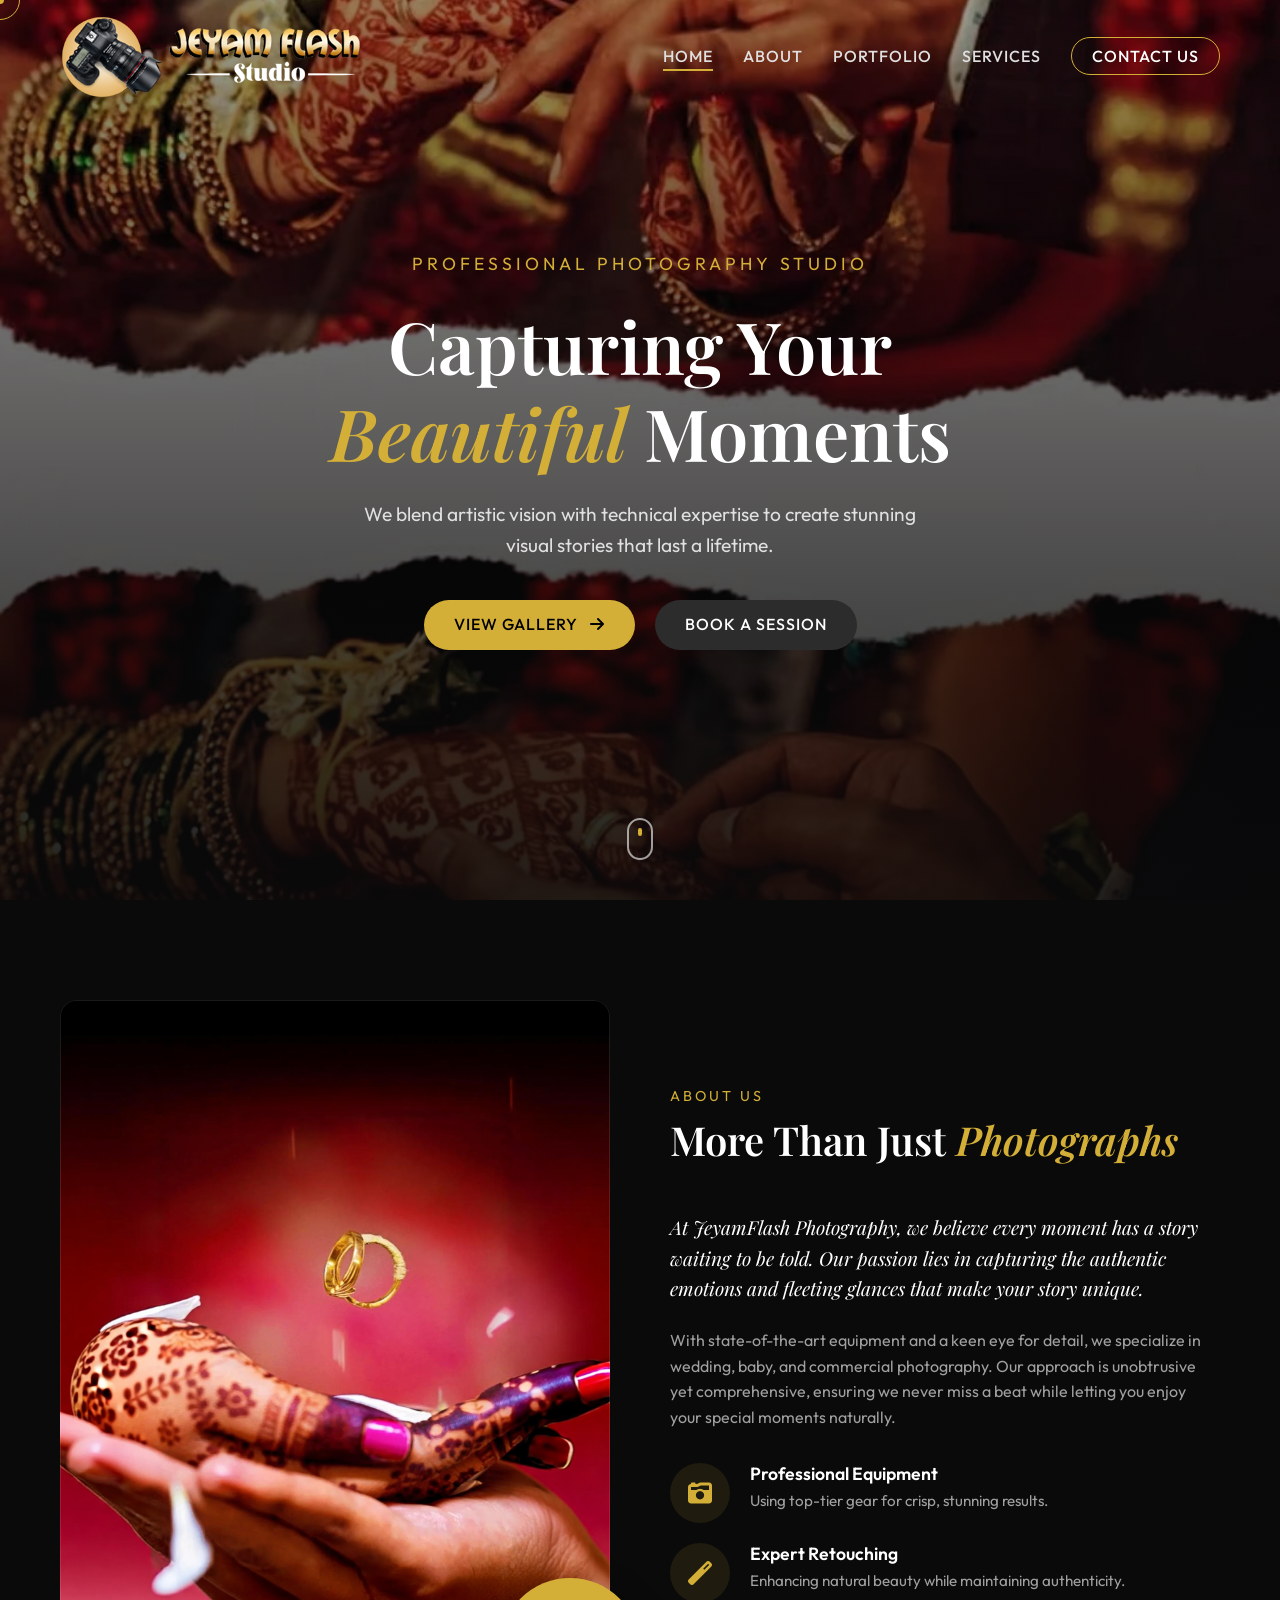
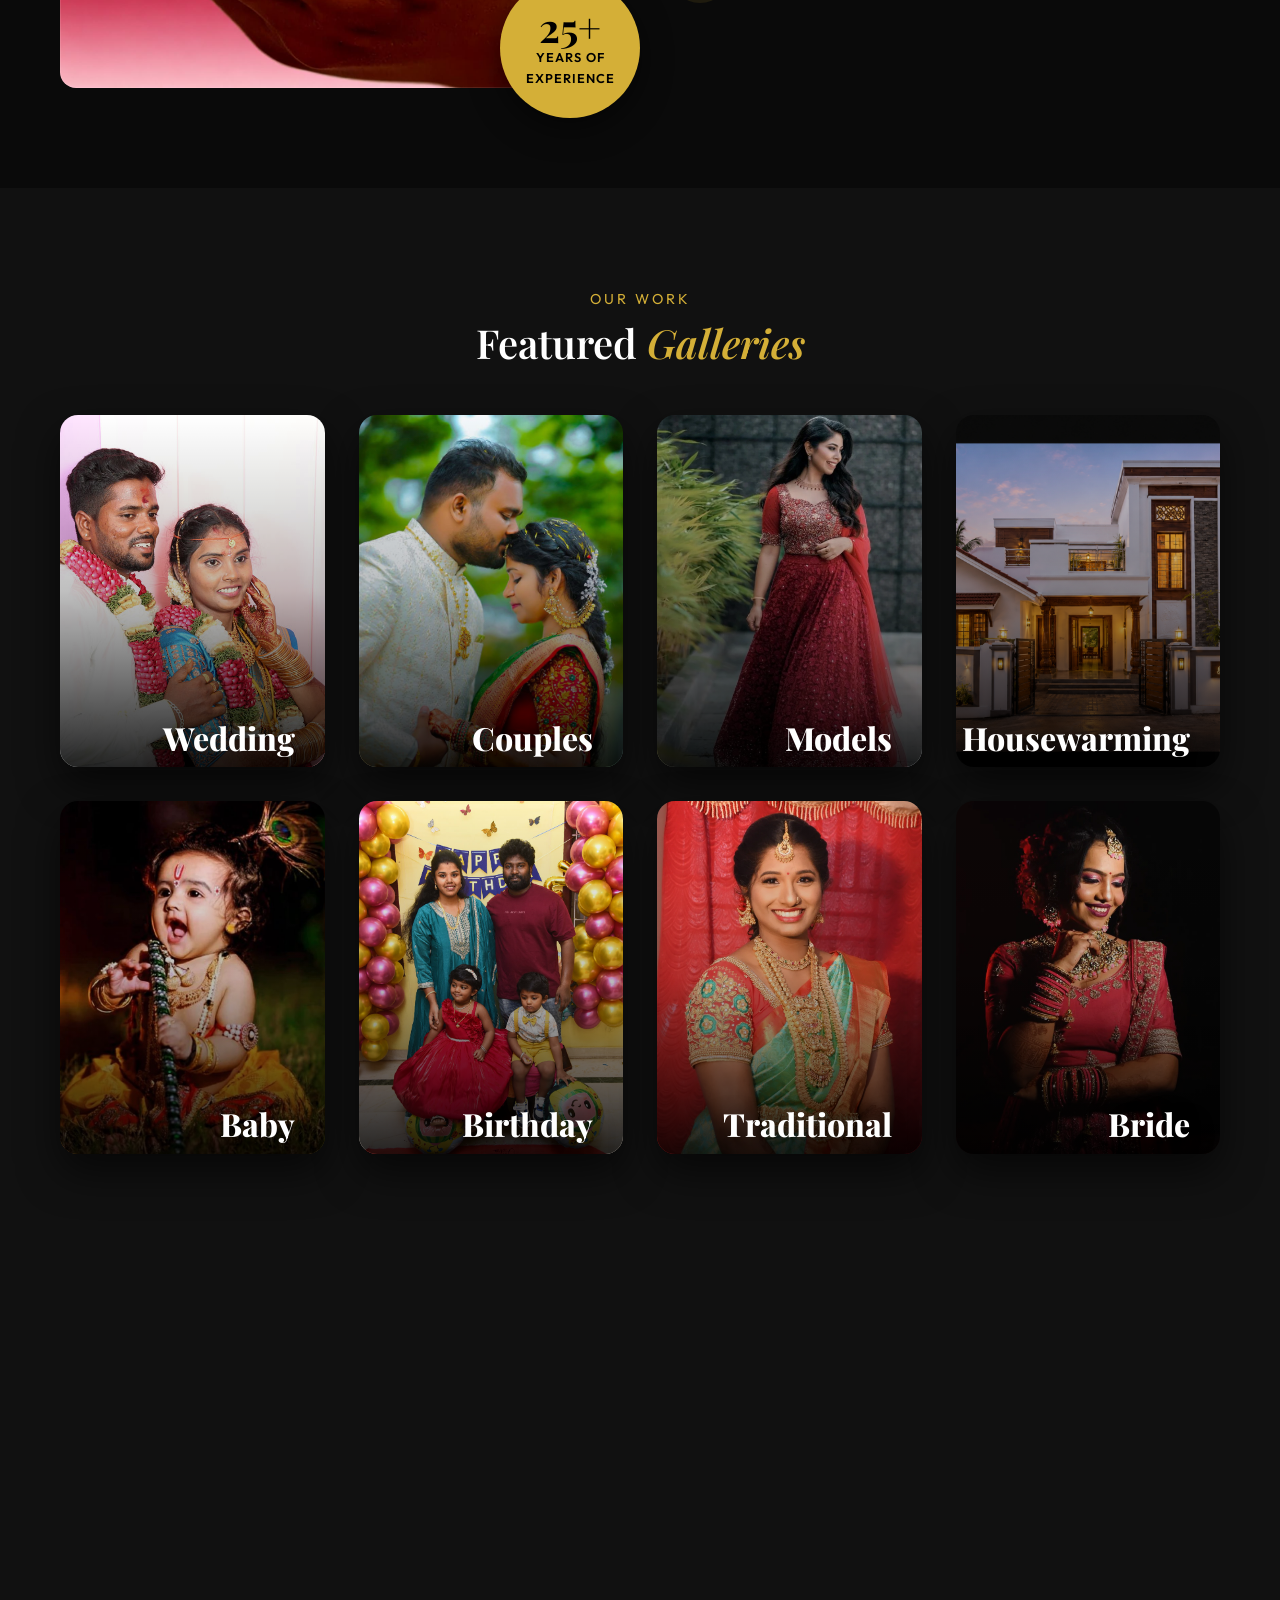
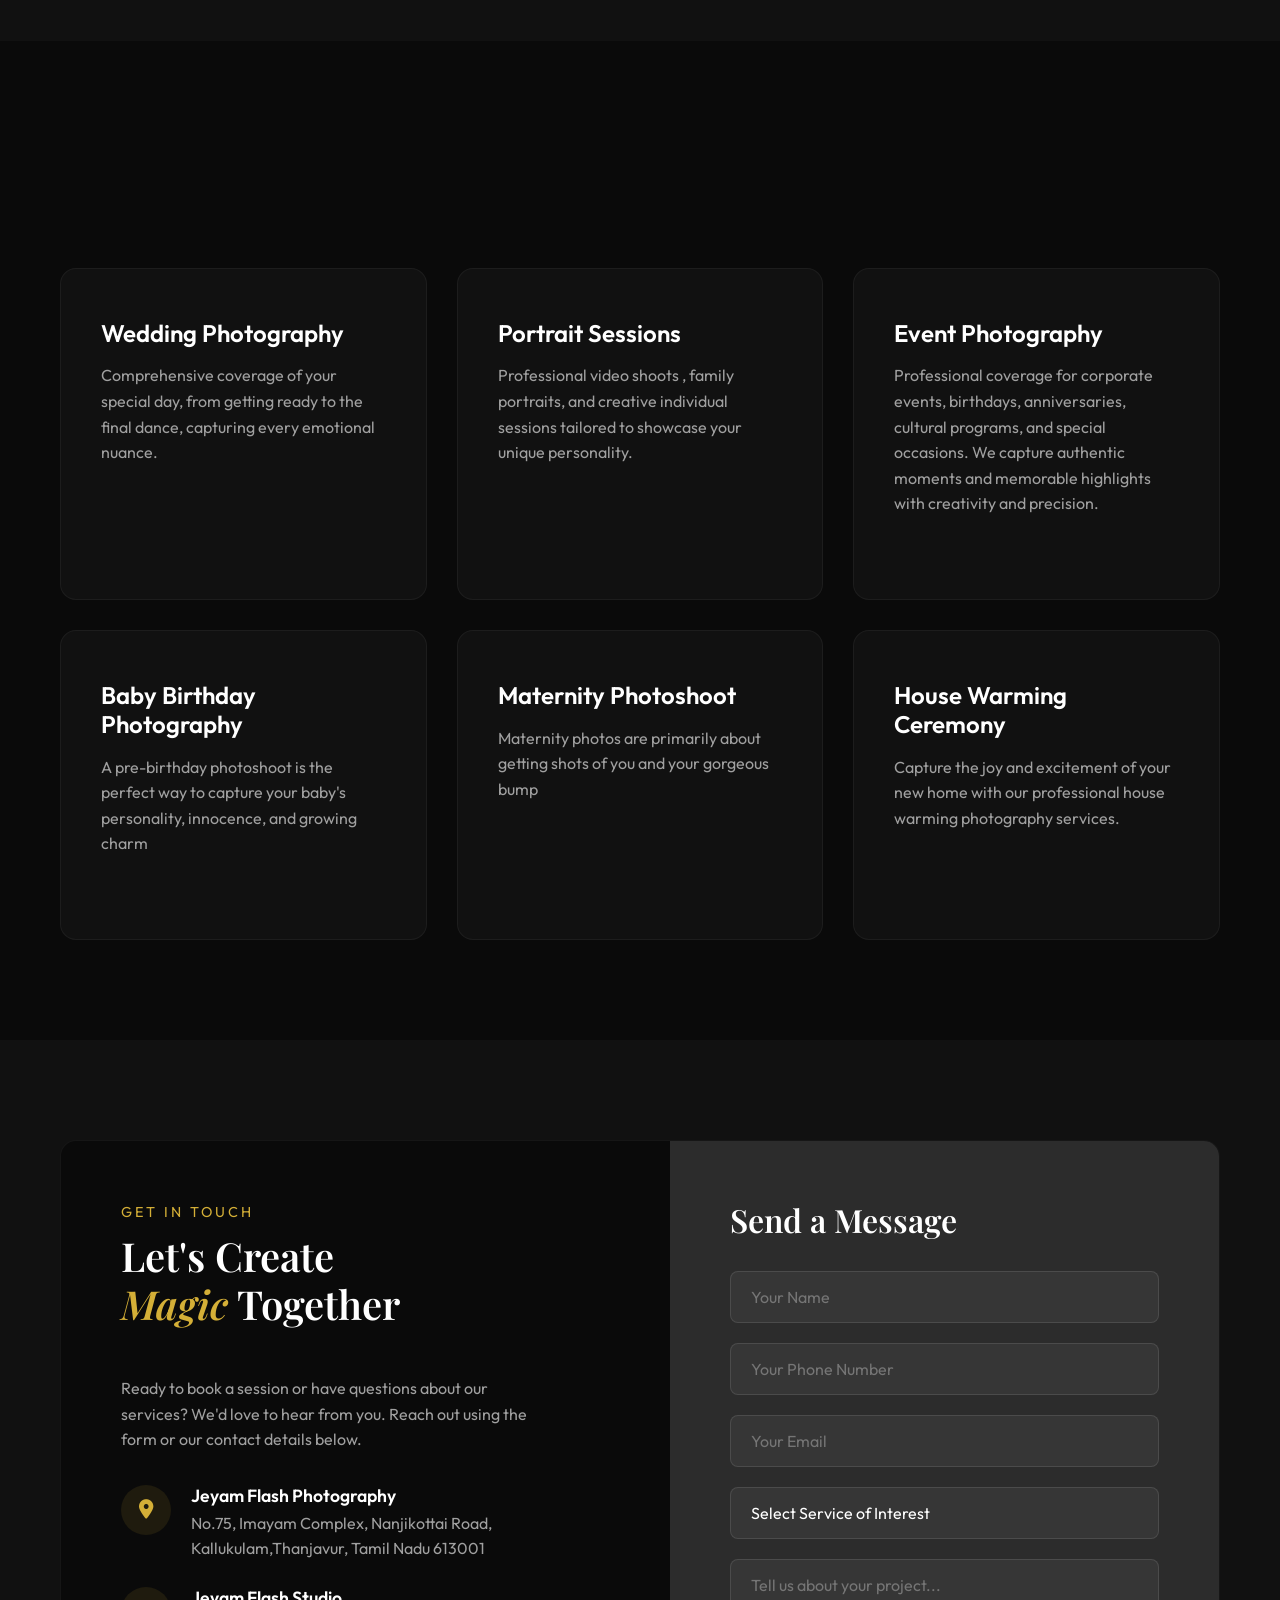
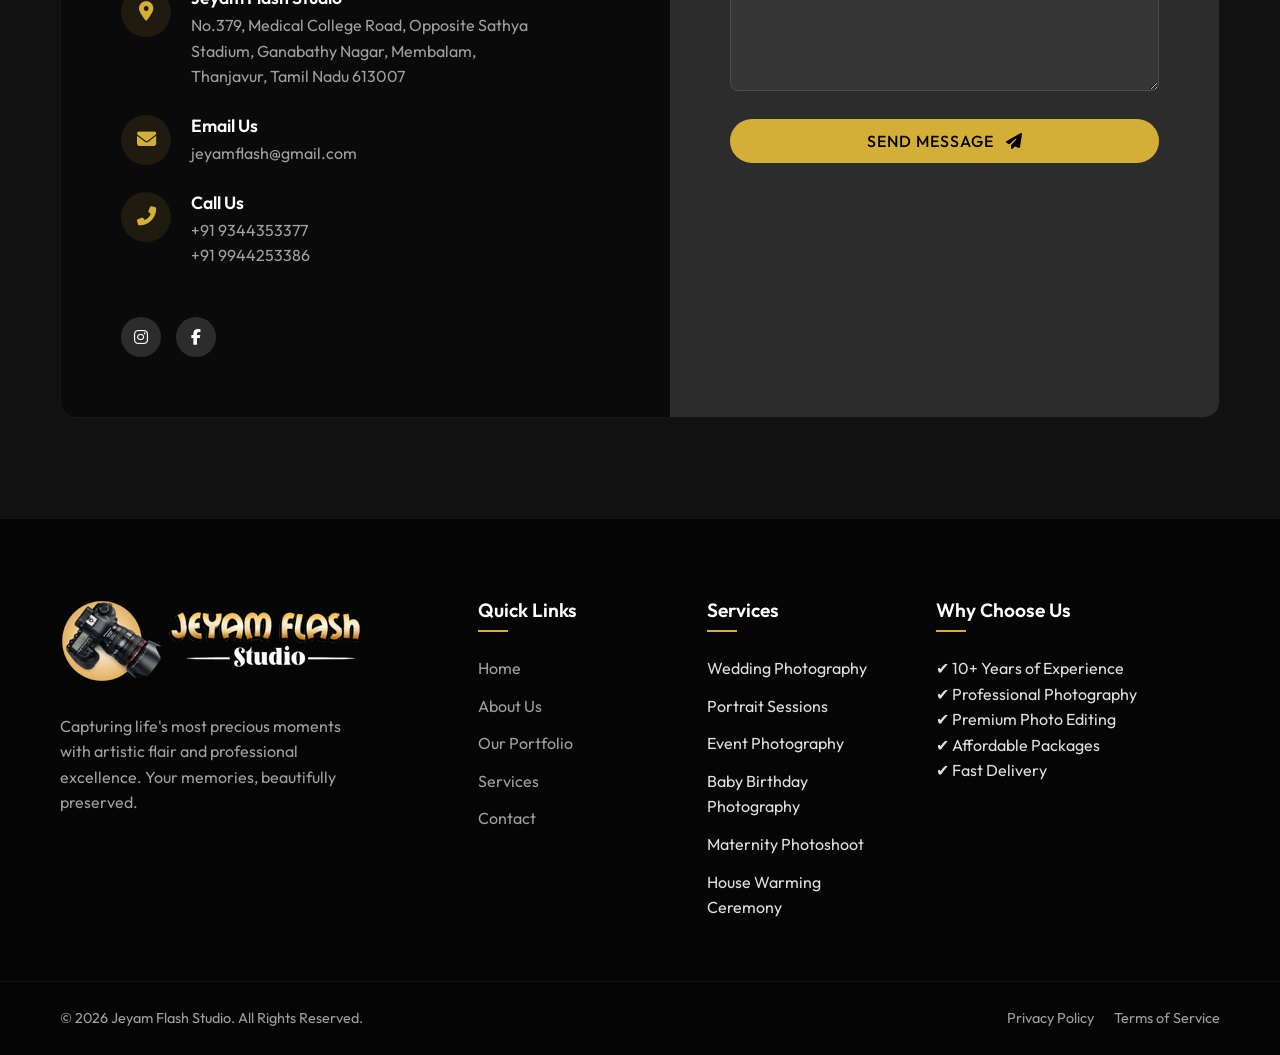
<file: index.html>
<!DOCTYPE html>
<html lang="en">
<head>
    <meta charset="UTF-8">
	<title>Jeyam Flash Digital Studio And Video | Wedding Photography in Thanjavur</title>
	
	<meta charset="UTF-8">
	<meta name="viewport" content="width=device-width, initial-scale=1.0">

	<meta name="title" content="Jeyam Flash Digital Studio And Video">
	<meta name="description" content="Jeyam Flash Digital Studio And Video offers wedding photography, videography, outdoor photoshoots, passport photos, photo frames, album design, drone photography, and digital printing services in Thanjavur.">
	<meta name="keywords" content="Jeyam Flash Studio, Wedding Photography Thanjavur, Wedding Videography, Outdoor Photoshoot, Baby Photoshoot, Passport Photo, Photo Frame, Drone Photography, Album Design, Digital Studio, Thanjavur Photographer">
	<meta name="author" content="Jeyam Flash Digital Studio And Video">
	<meta name="robots" content="index, follow">
	<meta name="language" content="English">
	<meta name="revisit-after" content="7 days">

	<!-- Canonical -->
	<link rel="canonical" href="https://www.yourdomain.com/">

	<!-- Favicon -->
	<link rel="icon" type="image/png" href="favicon.png">

	<!-- Open Graph (Facebook & WhatsApp) -->
	<meta property="og:type" content="website">
	<meta property="og:title" content="Jeyam Flash Digital Studio And Video">
	<meta property="og:description" content="Professional Wedding Photography & Videography Services in Thanjavur.">
	<meta property="og:image" content="https://www.jeyamflash.com/og-image.jpg">
	<meta property="og:url" content="https://www.jeyamflash.com/">
	<meta property="og:site_name" content="Jeyam Flash Digital Studio">

	<!-- Theme Color -->
	<meta name="theme-color" content="#0f172a">

	<!-- Structured Data (Local Business) -->
	<script type="application/ld+json">
	{
	  "@context": "https://schema.org",
	  "@type": "PhotographyBusiness",
	  "name": "Jeyam Flash Digital Studio And Video",
	  "image": "https://www.jeyamflash.com/logo.png",
	  "url": "https://jeyamflash.com",
	  "telephone": "+919944253386",
	  "address": {
		"@type": "PostalAddress",
		"streetAddress": "70, Imayam Complex, Near Maris Corner, N K Road",
		"addressLocality": "Thanjavur",
		"addressRegion": "Tamil Nadu",
		"postalCode": "613001",
		"addressCountry": "IN"
	  },
	  "priceRange": "₹₹",
	  "sameAs": [
		"https://www.facebook.com/jeyamflashthanjavur",
		"https://www.instagram.com/jeyamflashstudio"
	  ]
	}
	</script>	
    
    <!-- Google Fonts -->
    <link rel="preconnect" href="https://fonts.googleapis.com">
    <link rel="preconnect" href="https://fonts.gstatic.com" crossorigin>
    <link href="https://fonts.googleapis.com/css2?family=Outfit:wght@300;400;500;700&family=Playfair+Display:ital,wght@0,400;0,600;1,400&display=swap" rel="stylesheet">
    
	<!-- Favicon for website -->
	<link rel="icon" type="image/png" href="favicon.png">
	
    <!-- Font Awesome for Icons -->
    <link rel="stylesheet" href="https://cdnjs.cloudflare.com/ajax/libs/font-awesome/6.4.0/css/all.min.css">
    
    <link rel="stylesheet" href="style.css">
</head>
<body>
    <!-- Custom Cursor -->
    <div class="cursor-dot"></div>
    <div class="cursor-outline"></div>

    <!-- Navigation -->
    <nav class="navbar">
        <div class="nav-container">
            <a href="index.html" class="logo">
                <img src="logo.png" alt="logo-png-transparent" width="300" height="83" loading="lazy" style="max-width:100%;height:auto;">
            </a>
            
            <div class="menu-btn">
                <div class="menu-btn-burger"></div>
            </div>

            <ul class="nav-links">
                <li><a href="#home" class="active">Home</a></li>
                <li><a href="#about">About</a></li>
                <li><a href="category.html?category=wedding">Portfolio</a></li>
                <li><a href="#services">Services</a></li>
                <li><a href="#contact" class="btn-primary-outline">Contact Us</a></li>
            </ul>
        </div>
    </nav>

    <!-- Hero Section -->
    <header id="home" class="hero">
        <div class="hero-bg">
            <!-- Will be set in CSS or added dynamically -->
        </div>
        <div class="hero-content">
            <p class="subtitle animate-fade-up">Professional Photography Studio</p>
            <h1 class="animate-fade-up delay-1">Capturing Your <br> <span class="highlight-text">Beautiful</span> Moments</h1>
            <p class="hero-desc animate-fade-up delay-2">We blend artistic vision with technical expertise to create stunning visual stories that last a lifetime.</p>
            <div class="hero-btns animate-fade-up delay-3">
                <a href="#portfolio" class="btn btn-primary">View Gallery <i class="fas fa-arrow-right"></i></a>
                <a href="#contact" class="btn btn-secondary">Book a Session</a>
            </div>
        </div>
        
        <div class="scroll-indicator">
            <span class="mouse">
                <span class="wheel"></span>
            </span>
        </div>
    </header>

    <!-- About Section -->
    <section id="about" class="about section-padding">
        <div class="container">
            <div class="about-grid">
                <div class="about-image-wrapper reveal-left">
                    <div class="about-image">
                        <!-- Image injected via CSS/JS -->
                        <img src="Coverpic.jpg" alt="Photographer at work" id="about-img-element">
                    </div>
                    <div class="experience-badge">
                        <span class="number">25+</span>
                        <span class="text">Years of<br>Experience</span>
                    </div>
                </div>
                
                <div class="about-content reveal-right">
                    <div class="section-title">
                        <span class="sub-title">About Us</span>
                        <h2>More Than Just <span class="highlight-text">Photographs</span></h2>
                    </div>
                    <p class="main-p">At JeyamFlash Photography, we believe every moment has a story waiting to be told. Our passion lies in capturing the authentic emotions and fleeting glances that make your story unique.</p>
                    <p>With state-of-the-art equipment and a keen eye for detail, we specialize in wedding, baby, and commercial photography. Our approach is unobtrusive yet comprehensive, ensuring we never miss a beat while letting you enjoy your special moments naturally.</p>
                    
                    <div class="features-list">
                        <div class="feature-item">
                            <i class="fas fa-camera-retro"></i>
                            <div>
                                <h4>Professional Equipment</h4>
                                <p>Using top-tier gear for crisp, stunning results.</p>
                            </div>
                        </div>
                        <div class="feature-item">
                            <i class="fas fa-magic"></i>
                            <div>
                                <h4>Expert Retouching</h4>
                                <p>Enhancing natural beauty while maintaining authenticity.</p>
                            </div>
                        </div>
                    </div>
                </div>
            </div>
        </div>
    </section>

    <!-- Portfolio Section -->
    <section id="portfolio" class="portfolio section-padding bg-darker">
        <div class="container">
            <div class="section-title text-center reveal-up">
                <span class="sub-title">Our Work</span>
                <h2>Featured <span class="highlight-text">Galleries</span></h2>
            </div>

            <!-- <div class="portfolio-filter reveal-up">
                <a href="category.html?category=wedding" class="filter-btn">Wedding</a>
                <a href="category.html?category=baby" class="filter-btn">Baby</a>
                <a href="category.html?category=prewedding" class="filter-btn">PreWedding</a>
                <a href="category.html?category=traditional" class="filter-btn">Traditional</a>
                <a href="category.html?category=maternity" class="filter-btn">Maternity</a>
                <a href="category.html?category=bride" class="filter-btn">Bride</a>
                <a href="category.html?category=groom" class="filter-btn">Groom</a>
                <a href="category.html?category=model" class="filter-btn">Model</a>
                
            </div> -->

            <div class="portfolio-grid">
                <a href="category.html?category=wedding" class="portfolio-item category-card reveal-up">
                    <div class="portfolio-img">
                        <img src="jeyam_flash_wedding_001.jpg" alt="Wedding">
                    </div>
                    <div class="portfolio-overlay">
                        <div class="portfolio-info">
                            <h3>Wedding</h3>
                        </div>
                    </div>
                </a>


                <a href="category.html?category=couples" class="portfolio-item category-card reveal-up">
                    <div class="portfolio-img">
                        <img src="jeyam_flash_couples_001.jpg" alt="Couples">
                    </div>
                    <div class="portfolio-overlay">
                        <div class="portfolio-info">
                            <h3>Couples</h3>
                        </div>
                    </div>
                </a>

                

                <a href="category.html?category=model" class="portfolio-item category-card reveal-up">
                    <div class="portfolio-img">
                        <img src="Jeyammodel1.jpg" alt="Models">
                    </div>
                    <div class="portfolio-overlay">
                        <div class="portfolio-info">
                            <h3>Models</h3>
                        </div>
                    </div>
                </a>

                 <a href="category.html?category=housewarming" class="portfolio-item category-card reveal-up">
                    <div class="portfolio-img">
                        <img src="HousePic1.png" alt="Housewarming">
                    </div>
                    <div class="portfolio-overlay">
                        <div class="portfolio-info">
                            <h3>Housewarming</h3>
                        </div>
                    </div>
                </a>

                <a href="category.html?category=baby" class="portfolio-item category-card reveal-up">
                    <div class="portfolio-img">
                        <img src="JeyamBaby.jpg" alt="Baby">
                    </div>
                    <div class="portfolio-overlay">
                        <div class="portfolio-info">
                            <h3>Baby</h3>
                        </div>
                    </div>
                </a>

                <a href="category.html?category=birthday" class="portfolio-item category-card reveal-up">
                    <div class="portfolio-img">
                        <img src="jeyam_flash_birthday_001.jpg" alt="Birthday">
                    </div>
                    <div class="portfolio-overlay">
                        <div class="portfolio-info">
                            <h3>Birthday</h3>
                        </div>
                    </div>
                </a>

                <a href="category.html?category=traditional" class="portfolio-item category-card reveal-up">
                    <div class="portfolio-img">
                        <img src="JeyamTraditional.jpg" alt="Traditional">
                    </div>
                    <div class="portfolio-overlay">
                        <div class="portfolio-info">
                            <h3>Traditional</h3>
                        </div>
                    </div>
                </a>

                <a href="category.html?category=bride" class="portfolio-item category-card reveal-up">
                    <div class="portfolio-img">
                        <img src="JeyamBride.jpg" alt="Bride">
                    </div>
                    <div class="portfolio-overlay">
                        <div class="portfolio-info">
                            <h3>Bride</h3>
                        </div>
                    </div>
                </a>

                <a href="category.html?category=groom" class="portfolio-item category-card reveal-up">
                    <div class="portfolio-img">
                        <img src="Jeyamgroom3.jpg" alt="Groom">
                    </div>
                    <div class="portfolio-overlay">
                        <div class="portfolio-info">
                            <h3>Groom</h3>
                        </div>
                    </div>
                </a>

                <a href="category.html?category=maternity" class="portfolio-item category-card reveal-up">
                    <div class="portfolio-img">
                        <img src="JeyamMaternity.jpg" alt="Maternity">
                    </div>
                    <div class="portfolio-overlay">
                        <div class="portfolio-info">
                            <h3>Maternity</h3>
                        </div>
                    </div>
                </a>
				
                <a href="category.html?category=passport" class="portfolio-item category-card reveal-up">
                    <div class="portfolio-img">
                        <img src="jeyam_flash_photocopy_001.jpg" alt="Passport Size Photo">
                    </div>
                    <div class="portfolio-overlay">
                        <div class="portfolio-info">
                            <h3>Photocopy</h3>
                        </div>
                    </div>
                </a>				

                <a href="category.html?category=idcard" class="portfolio-item category-card reveal-up">
                    <div class="portfolio-img">
                        <img src="jeyam_flash_idcard_001.jpg" alt="ID Card">
                    </div>
                    <div class="portfolio-overlay">
                        <div class="portfolio-info">
                            <h3>ID Card</h3>
                        </div>
                    </div>
                </a>

            </div>
    </section>

    <!-- Services Section -->
    <section id="services" class="services section-padding">
        <div class="container">
            <div class="section-title text-center reveal-up">
                <span class="sub-title">What We Do</span>
                <h2>Our <span class="highlight-text">Services</span></h2>
            </div>

            <div class="services-grid">
                <div class="service-card reveal-up">
                   
                    <h3>Wedding Photography</h3>
                    <p>Comprehensive coverage of your special day, from getting ready to the final dance, capturing every emotional nuance.</p>
                    <!-- <a href="#" class="service-link">Learn More <i class="fas fa-arrow-right"></i></a> -->
                </div>

                <div class="service-card reveal-up" style="transition-delay: 100ms;">
                   
                    <h3>Portrait Sessions</h3>
                    <p>Professional video shoots , family portraits, and creative individual sessions tailored to showcase your unique personality.</p>
                    <!-- <a href="#" class="service-link">Learn More <i class="fas fa-arrow-right"></i></a> -->
                </div>

                <div class="service-card reveal-up" style="transition-delay: 200ms;">
                    
                    <h3>Event Photography</h3>
                    <p>Professional coverage for corporate events, birthdays, anniversaries, cultural programs, and special occasions. We capture authentic moments and memorable highlights with creativity and precision.</p>
                    <!-- <a href="#" class="service-link">Learn More <i class="fas fa-arrow-right"></i></a> -->
                </div>

                <div class="service-card reveal-up" style="transition-delay: 200ms;">
                    
                    <h3>Baby Birthday Photography</h3>
                    <p>A pre-birthday photoshoot is the perfect way to capture your baby's personality, innocence, and growing charm</p>
                    <!-- <a href="#" class="service-link">Learn More <i class="fas fa-arrow-right"></i></a> -->
                </div>

                <div class="service-card reveal-up" style="transition-delay: 200ms;">
                    
                    <h3>Maternity Photoshoot</h3>
                    <p>Maternity photos are primarily about getting shots of you and your gorgeous bump</p>
                    <!-- <a href="#" class="service-link">Learn More <i class="fas fa-arrow-right"></i></a> -->
                </div>

                <div class="service-card reveal-up" style="transition-delay: 200ms;">
                    
                    <h3>House Warming Ceremony</h3>
                    <p>Capture the joy and excitement of your new home with our professional house warming photography services.</p>
                    <!-- <a href="#" class="service-link">Learn More <i class="fas fa-arrow-right"></i></a> -->
                </div>

            </div>
        </div>
    </section>

    <!-- Contact Section -->
    <section id="contact" class="contact section-padding bg-darker">
        <div class="container">
            <div class="contact-wrapper">
                <div class="contact-info reveal-left">
                    <div class="section-title">
                        <span class="sub-title">Get In Touch</span>
                        <h2>Let's Create <br><span class="highlight-text">Magic</span> Together</h2>
                    </div>
                    <p>Ready to book a session or have questions about our services? We'd love to hear from you. Reach out using the form or our contact details below.</p>
                    
                    <div class="contact-details">
                        <div class="contact-item">
                            <div class="icon-box">
                                <i class="fas fa-map-marker-alt"></i>
                            </div>
                            <div>
                                <h4>Jeyam Flash Photography</h4>
                                <p>No.75, Imayam Complex, Nanjikottai Road, Kallukulam,Thanjavur, Tamil Nadu 613001 </p>
                            </div>
                        </div>

                        <div class="contact-item">
                            <div class="icon-box">
                                <i class="fas fa-map-marker-alt"></i>
                            </div>
                            <div>
                                <h4>Jeyam Flash Studio</h4>
                                <p>No.379, Medical College Road, Opposite Sathya Stadium, Ganabathy Nagar, Membalam, Thanjavur, Tamil Nadu 613007</p>
                            </div>
                        </div>
                        
                        <div class="contact-item">
                            <div class="icon-box">
                                <i class="fas fa-envelope"></i>
                            </div>
                            <div>
                                <h4>Email Us</h4>
                                <p>jeyamflash@gmail.com</p>
                            </div>
                        </div>
                        
                        <div class="contact-item">
                            <div class="icon-box">
                                <i class="fas fa-phone-alt"></i>
                            </div>
                            <div>
                                <h4>Call Us</h4>
                                <p>+91 9344353377</p>
                                <p>+91 9944253386</p>
                            </div>
                        </div>
                    </div>
                    
                    <div class="social-links">
                        <a href="https://www.instagram.com/jeyamflashstudio/" target="_blank" rel="noopener noreferrer"><i class="fab fa-instagram"></i></a>
                        <a href="https://www.facebook.com/jeyamflashthanjavur" target="_blank" rel="noopener noreferrer"><i class="fab fa-facebook-f"></i></a>
                    </div>
                </div>
                
                <div class="contact-form-wrapper reveal-right">
                    <form class="contact-form" id="contactForm">
                        <h3>Send a Message</h3>
                        <div class="form-group">
                            <input type="text" id="name" placeholder="Your Name" required>
                        </div>
                        <div class="form-group">
                            <input type="tel" id="phone" placeholder="Your Phone Number" pattern="[0-9]+" inputmode="numeric" required>
                        </div>
                        <div class="form-group">
                            <input type="email" id="email" placeholder="Your Email" required>
                        </div>
                        <div class="form-group">
                            <select id="service" required>
                                <option value="" disabled selected>Select Service of Interest</option>
                                <option value="wedding">Wedding Photography</option>
                                <option value="house-warming">House Warming</option>
                                <option value="pre-wedding">Pre-Wedding Photography</option>
                                <option value="baby photoshoot">Baby Photoshoot</option>
                                <option value="maternity photoshoot">Maternity Photoshoot</option>
                                <option value="house-warming ceremony">House Warming Ceremony</option>
                                <option value="other">Others</option>
                            </select>
                        </div>
                        <div class="form-group">
                            <textarea id="message" rows="5" placeholder="Tell us about your project..." required></textarea>
                        </div>
                        <button type="submit" class="btn btn-primary w-100">Send Message <i class="fas fa-paper-plane"></i></button>
                    </form>
                </div>
            </div>
        </div>
    </section>

    <!-- Footer -->
    <footer>
        <div class="footer-top">
            <div class="container">
                <div class="footer-grid">
                    <div class="footer-widget brand-widget">
                        <a href="#" class="logo">
                            <span class="logo-text"><img src="logo.png" alt="Jeyam Flash Studio Logo" class="logo-img"></span>
                        </a>
                        <p>Capturing life's most precious moments with artistic flair and professional excellence. Your memories, beautifully preserved.</p>
                    </div>
                    
                    <div class="footer-widget links-widget">
                        <h3>Quick Links</h3>
                        <ul>
                            <li><a href="#home">Home</a></li>
                            <li><a href="#about">About Us</a></li>
                            <li><a href="#portfolio">Our Portfolio</a></li>
                            <li><a href="#services">Services</a></li>
                            <li><a href="#contact">Contact</a></li>
                        </ul>
                    </div>
					
                    <div class="footer-widget links-widget">
                        <h3>Services</h3>
                        <ul>
                            <li>Wedding Photography</li>
                            <li>Portrait Sessions</li>
                            <li>Event Photography</li>
                            <li>Baby Birthday Photography</li>
                            <li>Maternity Photoshoot</li>
							<li>House Warming Ceremony</li>
                        </ul>
                    </div>
                    
                    <div class="footer-widget">
						<h3>Why Choose Us</h3>

						<ul class="footer-list">
							<li>✔ 10+ Years of Experience</li>
							<li>✔ Professional Photography</li>
							<li>✔ Premium Photo Editing</li>
							<li>✔ Affordable Packages</li>
							<li>✔ Fast Delivery</li>
						</ul>
					</div>
                </div>
            </div>
        </div>
        
        <div class="footer-bottom">
            <div class="container">
                <div class="bottom-content">
                    <p>&copy; 2026 Jeyam Flash Studio. All Rights Reserved.</p>
                    <div class="footer-bottom-links">
                        <a href="#">Privacy Policy</a>
                        <a href="#">Terms of Service</a>
                    </div>
                </div>
            </div>
        </div>
    </footer>

    <script src="script.js"></script>
</body>
</html>
</file>
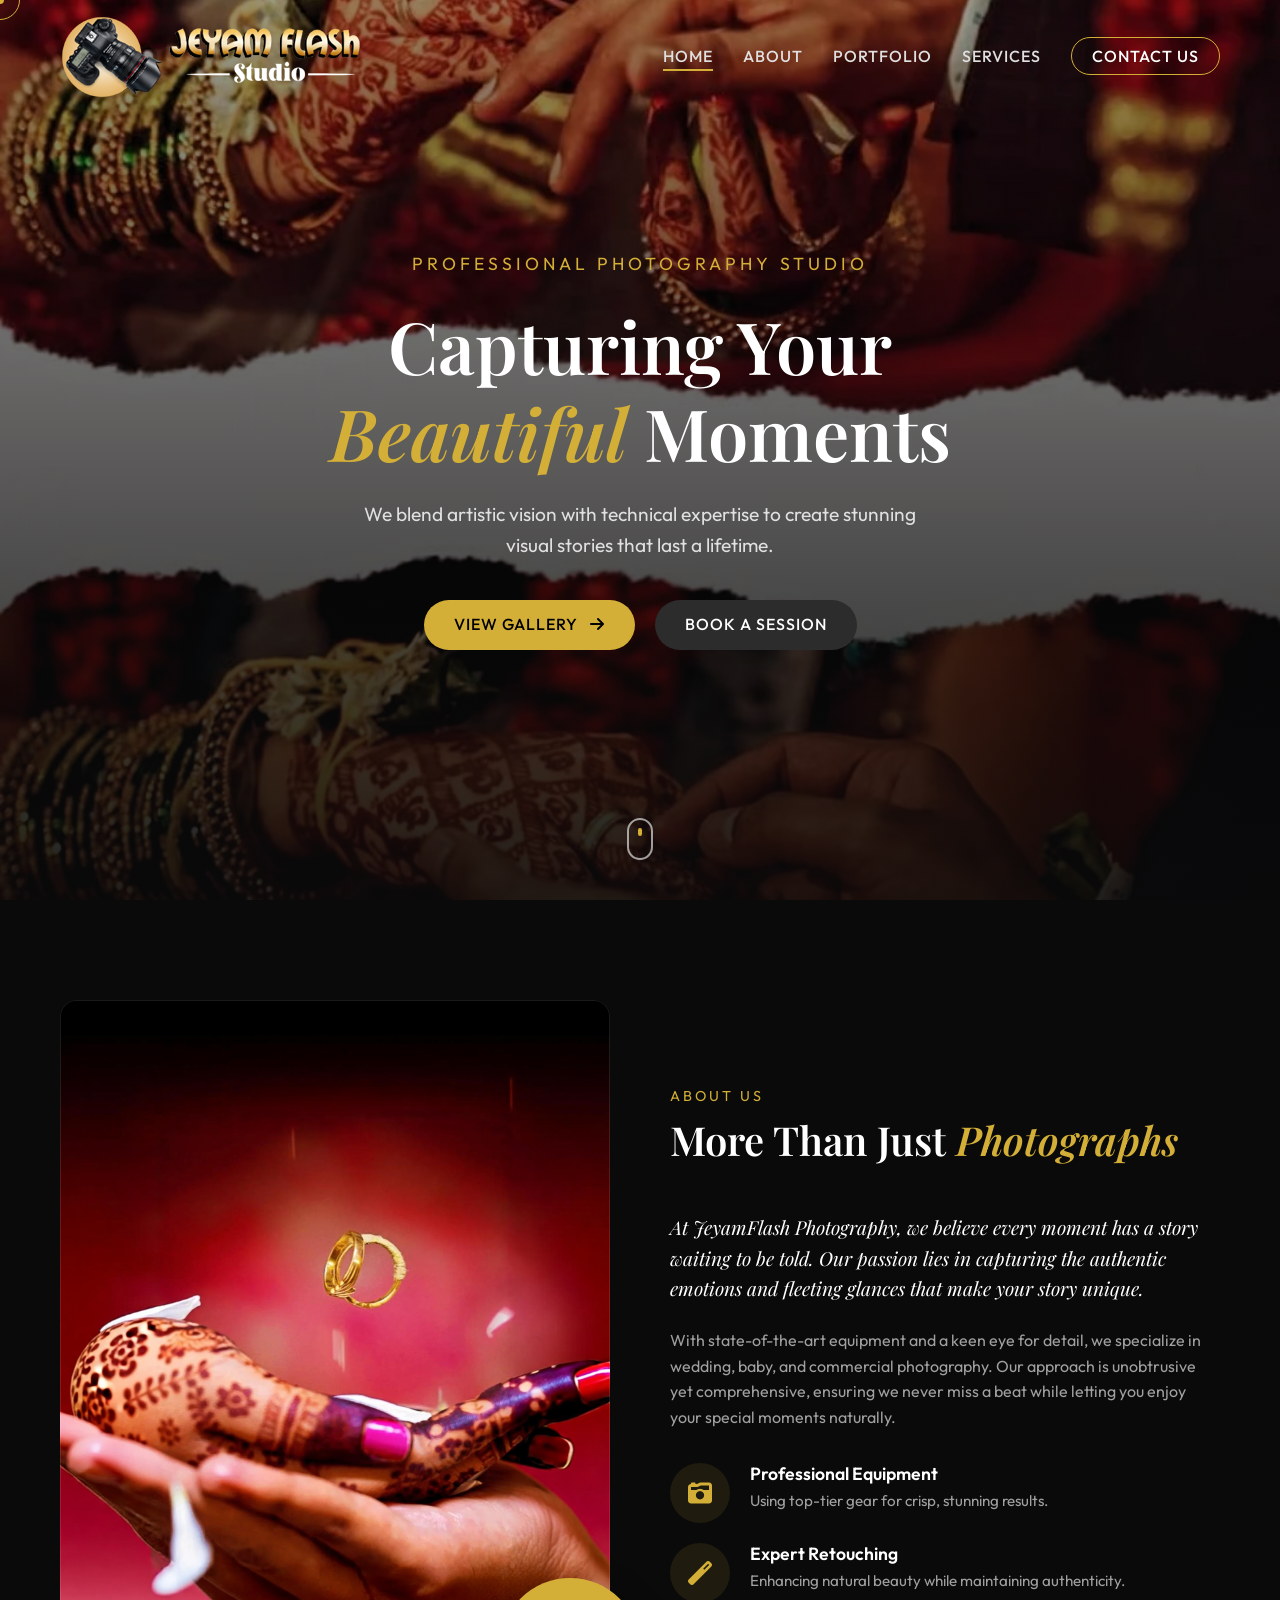
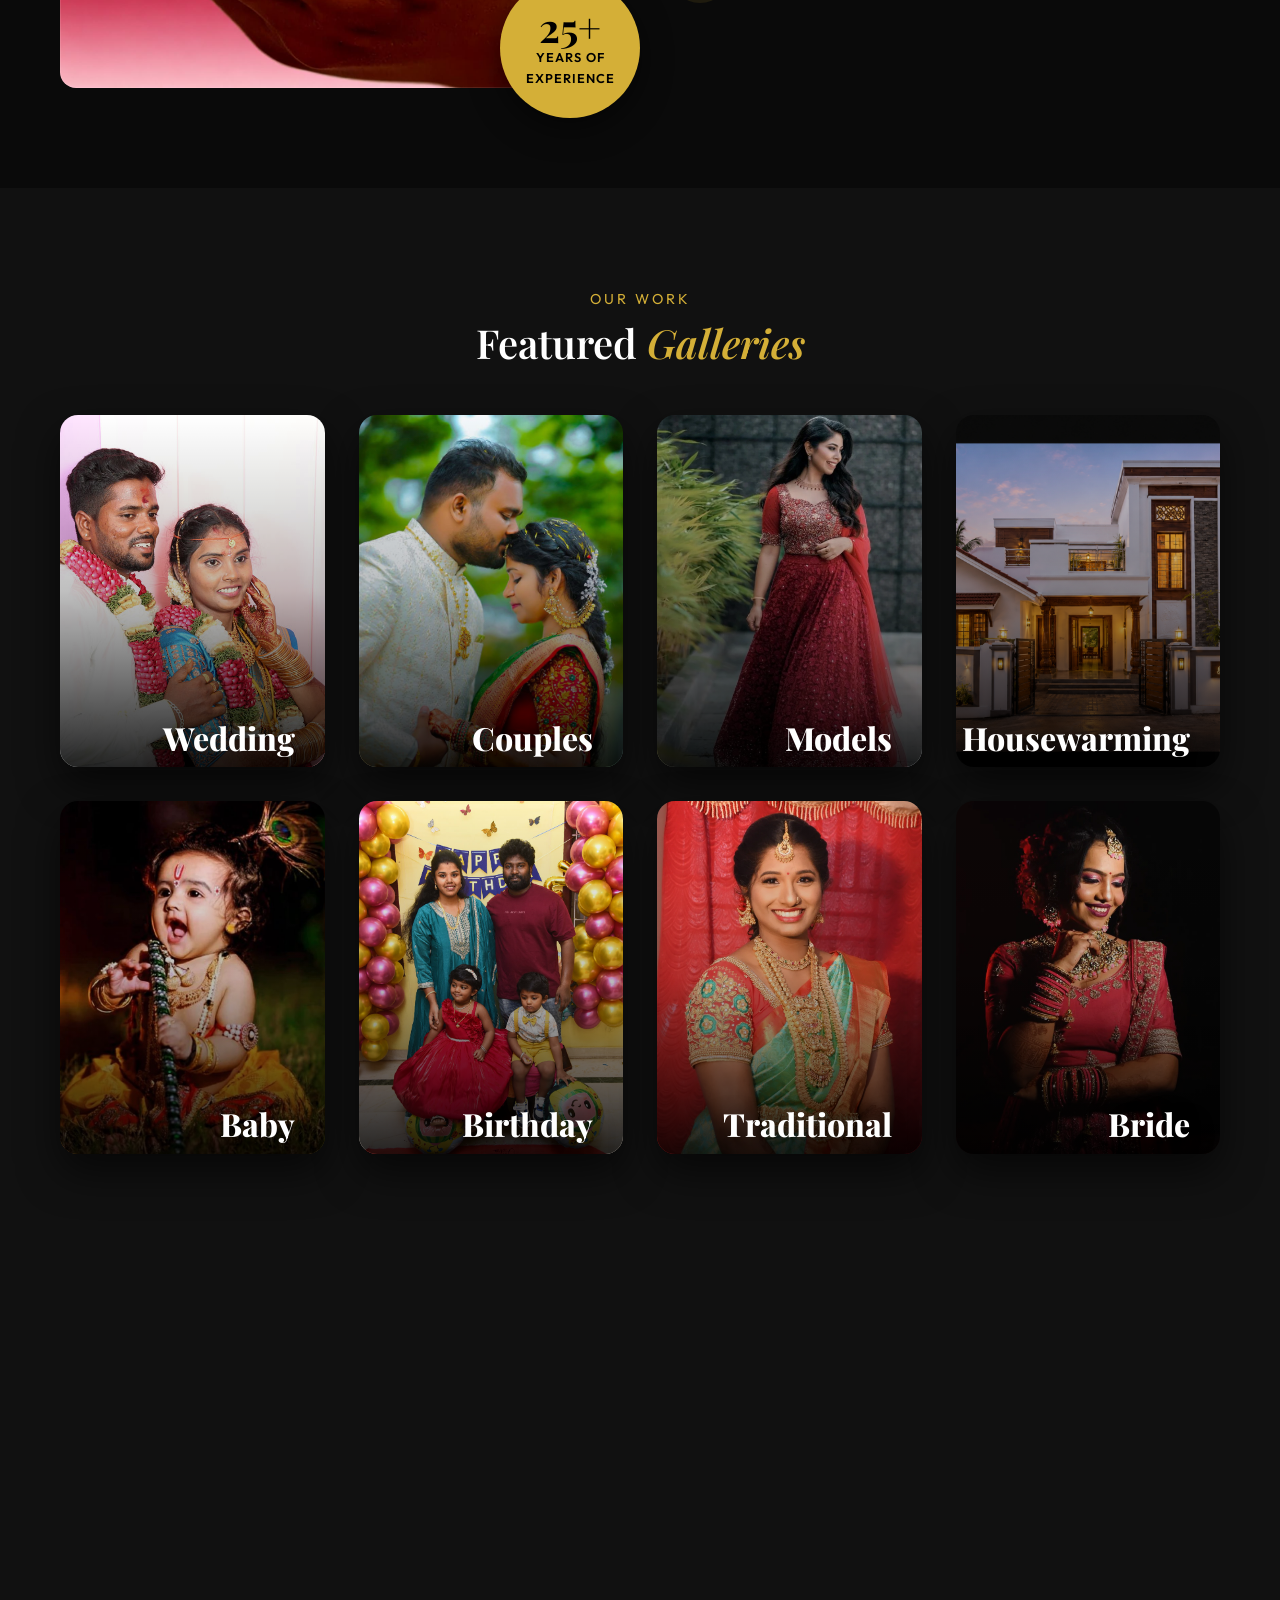
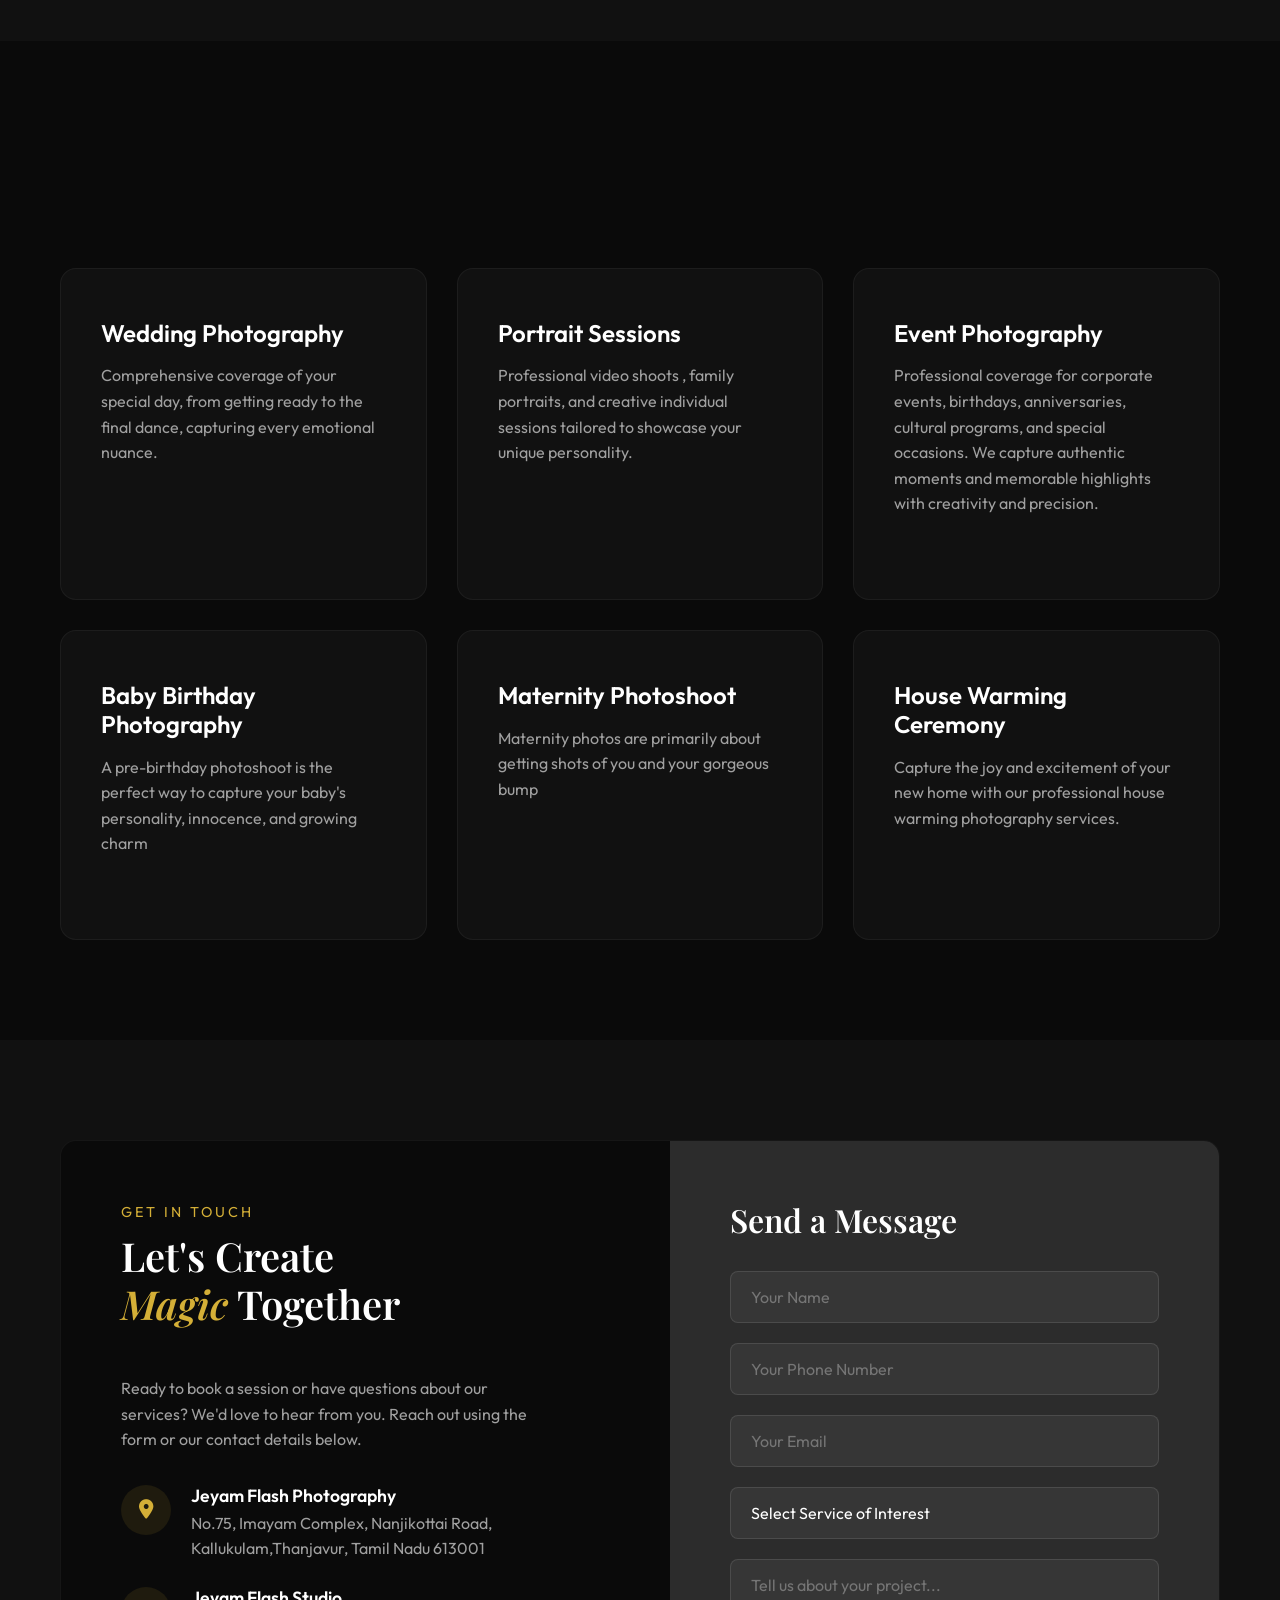
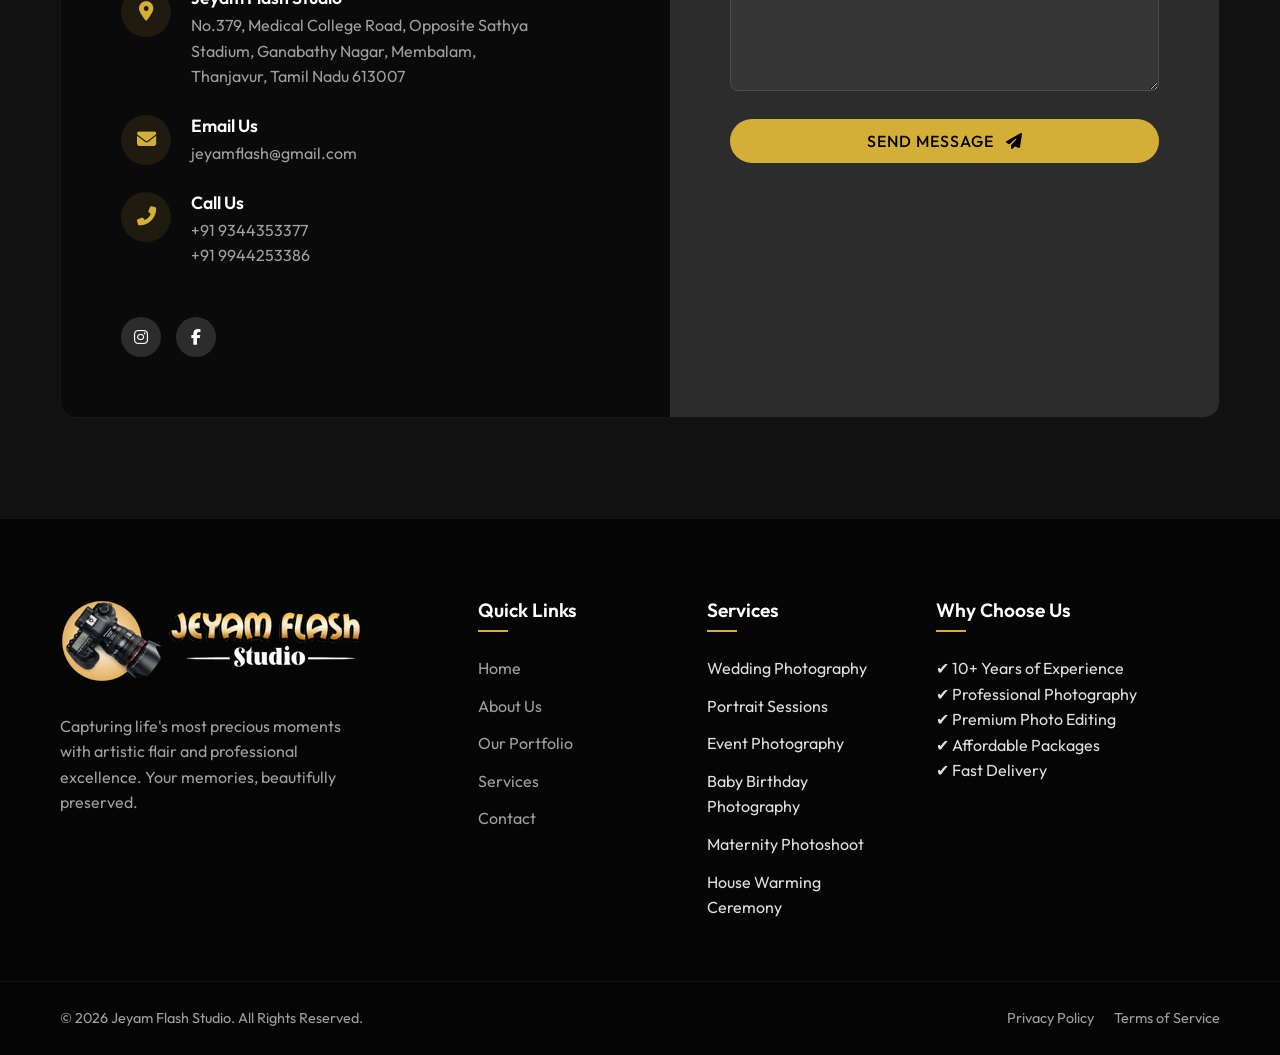
<file: index1.html>
<!DOCTYPE html>
<html lang="en">
<head>
    <meta charset="UTF-8">
	<title>Jeyam Flash Digital Studio And Video | Wedding Photography in Thanjavur</title>
	
	<meta charset="UTF-8">
	<meta name="viewport" content="width=device-width, initial-scale=1.0">

	<meta name="title" content="Jeyam Flash Digital Studio And Video">
	<meta name="description" content="Jeyam Flash Digital Studio And Video offers wedding photography, videography, outdoor photoshoots, passport photos, photo frames, album design, drone photography, and digital printing services in Thanjavur.">
	<meta name="keywords" content="Jeyam Flash Studio, Wedding Photography Thanjavur, Wedding Videography, Outdoor Photoshoot, Baby Photoshoot, Passport Photo, Photo Frame, Drone Photography, Album Design, Digital Studio, Thanjavur Photographer">
	<meta name="author" content="Jeyam Flash Digital Studio And Video">
	<meta name="robots" content="index, follow">
	<meta name="language" content="English">
	<meta name="revisit-after" content="7 days">

	<!-- Canonical -->
	<link rel="canonical" href="https://www.yourdomain.com/">

	<!-- Favicon -->
	<link rel="icon" type="image/png" href="favicon.png">

	<!-- Open Graph (Facebook & WhatsApp) -->
	<meta property="og:type" content="website">
	<meta property="og:title" content="Jeyam Flash Digital Studio And Video">
	<meta property="og:description" content="Professional Wedding Photography & Videography Services in Thanjavur.">
	<meta property="og:image" content="https://www.jeyamflash.com/og-image.jpg">
	<meta property="og:url" content="https://www.jeyamflash.com/">
	<meta property="og:site_name" content="Jeyam Flash Digital Studio">

	<!-- Theme Color -->
	<meta name="theme-color" content="#0f172a">

	<!-- Structured Data (Local Business) -->
	<script type="application/ld+json">
	{
	  "@context": "https://schema.org",
	  "@type": "PhotographyBusiness",
	  "name": "Jeyam Flash Digital Studio And Video",
	  "image": "https://www.jeyamflash.com/logo.png",
	  "url": "https://jeyamflash.com",
	  "telephone": "+919944253386",
	  "address": {
		"@type": "PostalAddress",
		"streetAddress": "70, Imayam Complex, Near Maris Corner, N K Road",
		"addressLocality": "Thanjavur",
		"addressRegion": "Tamil Nadu",
		"postalCode": "613001",
		"addressCountry": "IN"
	  },
	  "priceRange": "₹₹",
	  "sameAs": [
		"https://www.facebook.com/jeyamflashthanjavur",
		"https://www.instagram.com/jeyamflashstudio"
	  ]
	}
	</script>	
    
    <!-- Google Fonts -->
    <link rel="preconnect" href="https://fonts.googleapis.com">
    <link rel="preconnect" href="https://fonts.gstatic.com" crossorigin>
    <link href="https://fonts.googleapis.com/css2?family=Outfit:wght@300;400;500;700&family=Playfair+Display:ital,wght@0,400;0,600;1,400&display=swap" rel="stylesheet">
    
	<!-- Favicon for website -->
	<link rel="icon" type="image/png" href="favicon.png">
	
    <!-- Font Awesome for Icons -->
    <link rel="stylesheet" href="https://cdnjs.cloudflare.com/ajax/libs/font-awesome/6.4.0/css/all.min.css">
    
    <link rel="stylesheet" href="style.css">
</head>
<body>
    <!-- Custom Cursor -->
    <div class="cursor-dot"></div>
    <div class="cursor-outline"></div>

    <!-- Navigation -->
    <nav class="navbar">
        <div class="nav-container">
            <a href="index.html" class="logo">
                <img src="logo.png" alt="logo-png-transparent" width="300" height="83" loading="lazy" style="max-width:100%;height:auto;">
            </a>
            
            <div class="menu-btn">
                <div class="menu-btn-burger"></div>
            </div>

            <ul class="nav-links">
                <li><a href="#home" class="active">Home</a></li>
                <li><a href="#about">About</a></li>
                <li><a href="category.html?category=wedding">Portfolio</a></li>
                <li><a href="#services">Services</a></li>
                <li><a href="#contact" class="btn-primary-outline">Contact Us</a></li>
            </ul>
        </div>
    </nav>

    <!-- Hero Section -->
    <header id="home" class="hero">
        <div class="hero-bg">
            <!-- Will be set in CSS or added dynamically -->
        </div>
        <div class="hero-content">
            <p class="subtitle animate-fade-up">Professional Photography Studio</p>
            <h1 class="animate-fade-up delay-1">Capturing Your <br> <span class="highlight-text">Beautiful</span> Moments</h1>
            <p class="hero-desc animate-fade-up delay-2">We blend artistic vision with technical expertise to create stunning visual stories that last a lifetime.</p>
            <div class="hero-btns animate-fade-up delay-3">
                <a href="#portfolio" class="btn btn-primary">View Gallery <i class="fas fa-arrow-right"></i></a>
                <a href="#contact" class="btn btn-secondary">Book a Session</a>
            </div>
        </div>
        
        <div class="scroll-indicator">
            <span class="mouse">
                <span class="wheel"></span>
            </span>
        </div>
    </header>

    <!-- About Section -->
    <section id="about" class="about section-padding">
        <div class="container">
            <div class="about-grid">
                <div class="about-image-wrapper reveal-left">
                    <div class="about-image">
                        <!-- Image injected via CSS/JS -->
                        <img src="Coverpic.jpg" alt="Photographer at work" id="about-img-element">
                    </div>
                    <div class="experience-badge">
                        <span class="number">25+</span>
                        <span class="text">Years of<br>Experience</span>
                    </div>
                </div>
                
                <div class="about-content reveal-right">
                    <div class="section-title">
                        <span class="sub-title">About Us</span>
                        <h2>More Than Just <span class="highlight-text">Photographs</span></h2>
                    </div>
                    <p class="main-p">At JeyamFlash Photography, we believe every moment has a story waiting to be told. Our passion lies in capturing the authentic emotions and fleeting glances that make your story unique.</p>
                    <p>With state-of-the-art equipment and a keen eye for detail, we specialize in wedding, baby, and commercial photography. Our approach is unobtrusive yet comprehensive, ensuring we never miss a beat while letting you enjoy your special moments naturally.</p>
                    
                    <div class="features-list">
                        <div class="feature-item">
                            <i class="fas fa-camera-retro"></i>
                            <div>
                                <h4>Professional Equipment</h4>
                                <p>Using top-tier gear for crisp, stunning results.</p>
                            </div>
                        </div>
                        <div class="feature-item">
                            <i class="fas fa-magic"></i>
                            <div>
                                <h4>Expert Retouching</h4>
                                <p>Enhancing natural beauty while maintaining authenticity.</p>
                            </div>
                        </div>
                    </div>
                </div>
            </div>
        </div>
    </section>

    <!-- Portfolio Section -->
    <section id="portfolio" class="portfolio section-padding bg-darker">
        <div class="container">
            <div class="section-title text-center reveal-up">
                <span class="sub-title">Our Work</span>
                <h2>Featured <span class="highlight-text">Galleries</span></h2>
            </div>

            <!-- <div class="portfolio-filter reveal-up">
                <a href="category.html?category=wedding" class="filter-btn">Wedding</a>
                <a href="category.html?category=baby" class="filter-btn">Baby</a>
                <a href="category.html?category=prewedding" class="filter-btn">PreWedding</a>
                <a href="category.html?category=traditional" class="filter-btn">Traditional</a>
                <a href="category.html?category=maternity" class="filter-btn">Maternity</a>
                <a href="category.html?category=bride" class="filter-btn">Bride</a>
                <a href="category.html?category=groom" class="filter-btn">Groom</a>
                <a href="category.html?category=model" class="filter-btn">Model</a>
                
            </div> -->

            <div class="portfolio-grid">
                <a href="category.html?category=wedding" class="portfolio-item category-card reveal-up">
                    <div class="portfolio-img">
                        <img src="jeyam_flash_wedding_001.jpg" alt="Wedding">
                    </div>
                    <div class="portfolio-overlay">
                        <div class="portfolio-info">
                            <h3>Wedding</h3>
                        </div>
                    </div>
                </a>


                <a href="category.html?category=couples" class="portfolio-item category-card reveal-up">
                    <div class="portfolio-img">
                        <img src="jeyam_flash_couples_001.jpg" alt="Couples">
                    </div>
                    <div class="portfolio-overlay">
                        <div class="portfolio-info">
                            <h3>Couples</h3>
                        </div>
                    </div>
                </a>

                

                <a href="category.html?category=model" class="portfolio-item category-card reveal-up">
                    <div class="portfolio-img">
                        <img src="Jeyammodel1.jpg" alt="Models">
                    </div>
                    <div class="portfolio-overlay">
                        <div class="portfolio-info">
                            <h3>Models</h3>
                        </div>
                    </div>
                </a>

                 <a href="category.html?category=housewarming" class="portfolio-item category-card reveal-up">
                    <div class="portfolio-img">
                        <img src="HousePic1.png" alt="Housewarming">
                    </div>
                    <div class="portfolio-overlay">
                        <div class="portfolio-info">
                            <h3>Housewarming</h3>
                        </div>
                    </div>
                </a>

                <a href="category.html?category=baby" class="portfolio-item category-card reveal-up">
                    <div class="portfolio-img">
                        <img src="JeyamBaby.jpg" alt="Baby">
                    </div>
                    <div class="portfolio-overlay">
                        <div class="portfolio-info">
                            <h3>Baby</h3>
                        </div>
                    </div>
                </a>

                <a href="category.html?category=birthday" class="portfolio-item category-card reveal-up">
                    <div class="portfolio-img">
                        <img src="jeyam_flash_birthday_001.jpg" alt="Birthday">
                    </div>
                    <div class="portfolio-overlay">
                        <div class="portfolio-info">
                            <h3>Birthday</h3>
                        </div>
                    </div>
                </a>

                <a href="category.html?category=traditional" class="portfolio-item category-card reveal-up">
                    <div class="portfolio-img">
                        <img src="JeyamTraditional.jpg" alt="Traditional">
                    </div>
                    <div class="portfolio-overlay">
                        <div class="portfolio-info">
                            <h3>Traditional</h3>
                        </div>
                    </div>
                </a>

                <a href="category.html?category=bride" class="portfolio-item category-card reveal-up">
                    <div class="portfolio-img">
                        <img src="JeyamBride.jpg" alt="Bride">
                    </div>
                    <div class="portfolio-overlay">
                        <div class="portfolio-info">
                            <h3>Bride</h3>
                        </div>
                    </div>
                </a>

                <a href="category.html?category=groom" class="portfolio-item category-card reveal-up">
                    <div class="portfolio-img">
                        <img src="Jeyamgroom3.jpg" alt="Groom">
                    </div>
                    <div class="portfolio-overlay">
                        <div class="portfolio-info">
                            <h3>Groom</h3>
                        </div>
                    </div>
                </a>

                <a href="category.html?category=maternity" class="portfolio-item category-card reveal-up">
                    <div class="portfolio-img">
                        <img src="JeyamMaternity.jpg" alt="Maternity">
                    </div>
                    <div class="portfolio-overlay">
                        <div class="portfolio-info">
                            <h3>Maternity</h3>
                        </div>
                    </div>
                </a>
				
                <a href="category.html?category=passport" class="portfolio-item category-card reveal-up">
                    <div class="portfolio-img">
                        <img src="jeyam_flash_photocopy_001.jpg" alt="Passport Size Photo">
                    </div>
                    <div class="portfolio-overlay">
                        <div class="portfolio-info">
                            <h3>Photocopy</h3>
                        </div>
                    </div>
                </a>				

                <a href="category.html?category=idcard" class="portfolio-item category-card reveal-up">
                    <div class="portfolio-img">
                        <img src="jeyam_flash_idcard_001.jpg" alt="ID Card">
                    </div>
                    <div class="portfolio-overlay">
                        <div class="portfolio-info">
                            <h3>ID Card</h3>
                        </div>
                    </div>
                </a>

            </div>
    </section>

    <!-- Services Section -->
    <section id="services" class="services section-padding">
        <div class="container">
            <div class="section-title text-center reveal-up">
                <span class="sub-title">What We Do</span>
                <h2>Our <span class="highlight-text">Services</span></h2>
            </div>

            <div class="services-grid">
                <div class="service-card reveal-up">
                   
                    <h3>Wedding Photography</h3>
                    <p>Comprehensive coverage of your special day, from getting ready to the final dance, capturing every emotional nuance.</p>
                    <!-- <a href="#" class="service-link">Learn More <i class="fas fa-arrow-right"></i></a> -->
                </div>

                <div class="service-card reveal-up" style="transition-delay: 100ms;">
                   
                    <h3>Portrait Sessions</h3>
                    <p>Professional video shoots , family portraits, and creative individual sessions tailored to showcase your unique personality.</p>
                    <!-- <a href="#" class="service-link">Learn More <i class="fas fa-arrow-right"></i></a> -->
                </div>

                <div class="service-card reveal-up" style="transition-delay: 200ms;">
                    
                    <h3>Event Photography</h3>
                    <p>Professional coverage for corporate events, birthdays, anniversaries, cultural programs, and special occasions. We capture authentic moments and memorable highlights with creativity and precision.</p>
                    <!-- <a href="#" class="service-link">Learn More <i class="fas fa-arrow-right"></i></a> -->
                </div>

                <div class="service-card reveal-up" style="transition-delay: 200ms;">
                    
                    <h3>Baby Birthday Photography</h3>
                    <p>A pre-birthday photoshoot is the perfect way to capture your baby's personality, innocence, and growing charm</p>
                    <!-- <a href="#" class="service-link">Learn More <i class="fas fa-arrow-right"></i></a> -->
                </div>

                <div class="service-card reveal-up" style="transition-delay: 200ms;">
                    
                    <h3>Maternity Photoshoot</h3>
                    <p>Maternity photos are primarily about getting shots of you and your gorgeous bump</p>
                    <!-- <a href="#" class="service-link">Learn More <i class="fas fa-arrow-right"></i></a> -->
                </div>

                <div class="service-card reveal-up" style="transition-delay: 200ms;">
                    
                    <h3>House Warming Ceremony</h3>
                    <p>Capture the joy and excitement of your new home with our professional house warming photography services.</p>
                    <!-- <a href="#" class="service-link">Learn More <i class="fas fa-arrow-right"></i></a> -->
                </div>

            </div>
        </div>
    </section>

    <!-- Contact Section -->
    <section id="contact" class="contact section-padding bg-darker">
        <div class="container">
            <div class="contact-wrapper">
                <div class="contact-info reveal-left">
                    <div class="section-title">
                        <span class="sub-title">Get In Touch</span>
                        <h2>Let's Create <br><span class="highlight-text">Magic</span> Together</h2>
                    </div>
                    <p>Ready to book a session or have questions about our services? We'd love to hear from you. Reach out using the form or our contact details below.</p>
                    
                    <div class="contact-details">
                        <div class="contact-item">
                            <div class="icon-box">
                                <i class="fas fa-map-marker-alt"></i>
                            </div>
                            <div>
                                <h4>Jeyam Flash Photography</h4>
                                <p>No.75, Imayam Complex, Nanjikottai Road, Kallukulam,Thanjavur, Tamil Nadu 613001 </p>
                            </div>
                        </div>

                        <div class="contact-item">
                            <div class="icon-box">
                                <i class="fas fa-map-marker-alt"></i>
                            </div>
                            <div>
                                <h4>Jeyam Flash Studio</h4>
                                <p>No.379, Medical College Road, Opposite Sathya Stadium, Ganabathy Nagar, Membalam, Thanjavur, Tamil Nadu 613007</p>
                            </div>
                        </div>
                        
                        <div class="contact-item">
                            <div class="icon-box">
                                <i class="fas fa-envelope"></i>
                            </div>
                            <div>
                                <h4>Email Us</h4>
                                <p>jeyamflash@gmail.com</p>
                            </div>
                        </div>
                        
                        <div class="contact-item">
                            <div class="icon-box">
                                <i class="fas fa-phone-alt"></i>
                            </div>
                            <div>
                                <h4>Call Us</h4>
                                <p>+91 9344353377</p>
                                <p>+91 9944253386</p>
                            </div>
                        </div>
                    </div>
                    
                    <div class="social-links">
                        <a href="https://www.instagram.com/jeyamflashstudio/" target="_blank" rel="noopener noreferrer"><i class="fab fa-instagram"></i></a>
                        <a href="https://www.facebook.com/jeyamflashthanjavur" target="_blank" rel="noopener noreferrer"><i class="fab fa-facebook-f"></i></a>
                    </div>
                </div>
                
                <div class="contact-form-wrapper reveal-right">
                    <form class="contact-form" id="contactForm">
                        <h3>Send a Message</h3>
                        <div class="form-group">
                            <input type="text" id="name" placeholder="Your Name" required>
                        </div>
                        <div class="form-group">
                            <input type="tel" id="phone" placeholder="Your Phone Number" pattern="[0-9]+" inputmode="numeric" required>
                        </div>
                        <div class="form-group">
                            <input type="email" id="email" placeholder="Your Email" required>
                        </div>
                        <div class="form-group">
                            <select id="service" required>
                                <option value="" disabled selected>Select Service of Interest</option>
                                <option value="wedding">Wedding Photography</option>
                                <option value="house-warming">House Warming</option>
                                <option value="pre-wedding">Pre-Wedding Photography</option>
                                <option value="baby photoshoot">Baby Photoshoot</option>
                                <option value="maternity photoshoot">Maternity Photoshoot</option>
                                <option value="house-warming ceremony">House Warming Ceremony</option>
                                <option value="other">Other</option>
                            </select>
                        </div>
                        <div class="form-group">
                            <textarea id="message" rows="5" placeholder="Tell us about your project..." required></textarea>
                        </div>
                        <button type="submit" class="btn btn-primary w-100">Send Message <i class="fas fa-paper-plane"></i></button>
                    </form>
                </div>
            </div>
        </div>
    </section>

    <!-- Footer -->
    <footer>
        <div class="footer-top">
            <div class="container">
                <div class="footer-grid">
                    <div class="footer-widget brand-widget">
                        <a href="#" class="logo">
                            <span class="logo-text"><img src="logo.png" alt="Jeyam Flash Studio Logo" class="logo-img"></span>
                        </a>
                        <p>Capturing life's most precious moments with artistic flair and professional excellence. Your memories, beautifully preserved.</p>
                    </div>
                    
                    <div class="footer-widget links-widget">
                        <h3>Quick Links</h3>
                        <ul>
                            <li><a href="#home">Home</a></li>
                            <li><a href="#about">About Us</a></li>
                            <li><a href="#portfolio">Our Portfolio</a></li>
                            <li><a href="#services">Services</a></li>
                            <li><a href="#contact">Contact</a></li>
                        </ul>
                    </div>
					
                    <div class="footer-widget links-widget">
                        <h3>Services</h3>
                        <ul>
                            <li>Wedding Photography</li>
                            <li>Portrait Sessions</li>
                            <li>Event Photography</li>
                            <li>Baby Birthday Photography</li>
                            <li>Maternity Photoshoot</li>
							<li>House Warming Ceremony</li>
                        </ul>
                    </div>
                    
                    <div class="footer-widget">
						<h3>Why Choose Us</h3>

						<ul class="footer-list">
							<li>✔ 10+ Years of Experience</li>
							<li>✔ Professional Photography</li>
							<li>✔ Premium Photo Editing</li>
							<li>✔ Affordable Packages</li>
							<li>✔ Fast Delivery</li>
						</ul>
					</div>
                </div>
            </div>
        </div>
        
        <div class="footer-bottom">
            <div class="container">
                <div class="bottom-content">
                    <p>&copy; 2026 Jeyam Flash Studio. All Rights Reserved.</p>
                    <div class="footer-bottom-links">
                        <a href="#">Privacy Policy</a>
                        <a href="#">Terms of Service</a>
                    </div>
                </div>
            </div>
        </div>
    </footer>

    <script src="script.js"></script>
</body>
</html>
</file>
<file: style.css>
/* 
 * JeyamFlash Photography - Style
 */

:root {
    /* Color Palette - Premium Dark Theme */
    --bg-color: #0a0a0a;
    --bg-color-alt: #111111;
    --bg-color-glass: rgba(10, 10, 10, 0.8);
    --text-color: #e0e0e0;
    --text-color-muted: #a0a0a0;
    
    /* Brand Colors */
    --primary-color: #d4af37; /* Gold */
    --primary-color-hover: #f1c40f;
    --secondary-color: #2c2c2c;
    --secondary-color-hover: #3c3c3c;
    
    /* Typography */
    --font-primary: 'Outfit', sans-serif;
    --font-secondary: 'Playfair Display', serif;
    
    /* Layout */
    --container-width: 1200px;
    --section-padding: 100px 0;
    
    /* Borders & Shadows */
    --border-radius: 8px;
    --border-radius-lg: 16px;
    --box-shadow: 0 10px 30px rgba(0, 0, 0, 0.5);
    --glass-border: 1px solid rgba(255, 255, 255, 0.05);
    
    /* Transitions */
    --transition-fast: 0.3s ease;
    --transition-slow: 0.6s cubic-bezier(0.16, 1, 0.3, 1);
}

/* Base Styles */
* {
    margin: 0;
    padding: 0;
    box-sizing: border-box;
}

html {
    scroll-behavior: smooth;
    font-size: 16px;
}

/* Ensure anchored sections aren't hidden behind the fixed navbar */
html {
    /* Adjust this value if your navbar height changes */
    scroll-padding-top: 90px;
}

body {
    font-family: var(--font-primary);
    background-color: var(--bg-color);
    color: var(--text-color);
    line-height: 1.6;
    overflow-x: hidden;
    cursor: none; /* Hide default cursor for custom cursor */
    min-height: 100vh;
}

h1, h2, h3, h4, h5, h6 {
    font-family: var(--font-secondary);
    color: #ffffff;
    font-weight: 600;
    line-height: 1.2;
}

a {
    text-decoration: none;
    color: inherit;
    transition: var(--transition-fast);
}

ul {
    list-style: none;
}

img {
    max-width: 100%;
    height: auto;
    display: block;
}

.container {
    max-width: var(--container-width);
    margin: 0 auto;
    padding: 0 20px;
}

.section-padding {
    padding: var(--section-padding);
}

.bg-darker {
    background-color: var(--bg-color-alt);
}

.text-center {
    text-align: center;
}

.mt-5 {
    margin-top: 3rem;
}

.w-100 {
    width: 100%;
}

/* Custom Cursor */
.cursor-dot {
    width: 8px;
    height: 8px;
    background-color: var(--primary-color);
    border-radius: 50%;
    position: fixed;
    top: 0;
    left: 0;
    transform: translate(-50%, -50%);
    z-index: 9999;
    pointer-events: none;
    transition: width 0.2s, height 0.2s;
}

.cursor-outline {
    width: 40px;
    height: 40px;
    border: 1px solid var(--primary-color);
    border-radius: 50%;
    position: fixed;
    top: 0;
    left: 0;
    transform: translate(-50%, -50%);
    z-index: 9998;
    pointer-events: none;
    transition: width 0.2s, height 0.2s, background-color 0.2s;
}

/* Ensure navbar remains on top of any page content */
.navbar,
.nav-links,
.nav-links li a.btn-primary-outline {
    position: relative;
    z-index: 100001;
}

/* Typography Utilities */
.highlight {
    color: var(--primary-color);
}

.highlight-text {
    font-style: italic;
    color: var(--primary-color);
}

.section-title {
    margin-bottom: 3rem;
}

.section-title .sub-title {
    display: block;
    font-family: var(--font-primary);
    font-size: 0.9rem;
    text-transform: uppercase;
    letter-spacing: 3px;
    color: var(--primary-color);
    margin-bottom: 0.5rem;
}

.section-title h2 {
    font-size: 2.5rem;
    position: relative;
    display: inline-block;
}

/* Buttons */
.btn {
    display: inline-block;
    padding: 12px 30px;
    border-radius: 30px;
    font-weight: 500;
    font-size: 1rem;
    letter-spacing: 1px;
    cursor: pointer;
    transition: var(--transition-fast);
    border: none;
    outline: none;
    text-transform: uppercase;
    font-family: var(--font-primary);
}

.btn i {
    margin-left: 8px;
    transition: transform var(--transition-fast);
}

.btn:hover i {
    transform: translateX(5px);
}

.btn-primary {
    background-color: var(--primary-color);
    color: #000;
}

.btn-primary:hover {
    background-color: var(--primary-color-hover);
    box-shadow: 0 5px 15px rgba(212, 175, 55, 0.4);
}

.btn-secondary {
    background-color: var(--secondary-color);
    color: #fff;
}

.btn-secondary:hover {
    background-color: var(--secondary-color-hover);
}

.btn-outline {
    background-color: transparent;
    border: 1px solid var(--primary-color);
    color: var(--primary-color);
}

.btn-outline:hover {
    background-color: var(--primary-color);
    color: #000;
}

.btn-primary-outline {
    border: 1px solid var(--primary-color);
    color: #fff;
    padding: 8px 20px;
    border-radius: 20px;
    position: relative;
    z-index: 1002;
    pointer-events: auto;
    white-space: nowrap;
}

.btn-primary-outline:hover {
    
    color: white;
}

/* Navigation */
.navbar {
    position: fixed;
    top: 0;
    left: 0;
    width: 100%;
    padding: 15px 40px;
    z-index: 99999;
    transition: var(--transition-fast);
}

.navbar.scrolled {
    background-color: var(--bg-color-glass);
    backdrop-filter: blur(10px);
    -webkit-backdrop-filter: blur(10px);
    padding: 15px 0;
    border-bottom: var(--glass-border);
    box-shadow: 0 4px 30px rgba(0, 0, 0, 0.1);
}

.nav-container {
    max-width: 1400px;
    margin: 0 auto;
    padding: 0 20px;
    display: flex;
    align-items: center;
    justify-content: space-between;
}

.logo {
    display: inline-flex;
    align-items: center;
    gap: 12px;
    font-family: var(--font-secondary);
    font-size: 1.8rem;
    font-weight: 600;
}

.nav-logo {
    height: 220px;
    width: auto;
    display: block;
}

.logo-text {
    letter-spacing: 1px;
}

.nav-links {
    display: flex;
    align-items: center;
    gap: 30px;
    position: relative;
    z-index: 1001;
}

.nav-links li a {
    font-size: 1rem;
    font-weight: 500;
    text-transform: uppercase;
    letter-spacing: 1px;
    position: relative;
}

.nav-links li a:not(.btn-primary-outline)::after {
    content: '';
    position: absolute;
    width: 0;
    height: 2px;
    bottom: -5px;
    left: 0;
    background-color: var(--primary-color);
    transition: var(--transition-fast);
}

.nav-links li a:not(.btn-primary-outline):hover::after,
.nav-links li a.active:not(.btn-primary-outline)::after {
    width: 100%;
}

.nav-links li a:hover {
    color: var(--primary-color);
}

.menu-btn {
    display: none;
    cursor: pointer;
    width: 30px;
    height: 20px;
    position: relative;
    z-index: 1001;
}

.menu-btn-burger {
    width: 100%;
    height: 2px;
    background-color: #fff;
    position: absolute;
    top: 50%;
    transform: translateY(-50%);
    transition: var(--transition-fast);
}

.menu-btn-burger::before,
.menu-btn-burger::after {
    content: '';
    position: absolute;
    width: 100%;
    height: 2px;
    background-color: #fff;
    transition: var(--transition-fast);
}

.menu-btn-burger::before {
    top: -8px;
}

.menu-btn-burger::after {
    top: 8px;
}

.menu-btn.open .menu-btn-burger {
    background-color: transparent;
}

.menu-btn.open .menu-btn-burger::before {
    transform: rotate(45deg);
    top: 0;
}

.menu-btn.open .menu-btn-burger::after {
    transform: rotate(-45deg);
    top: 0;
}

/* Hero Section */
.hero {
    height: 100vh;
    min-height: 600px;
    display: flex;
    align-items: center;
    justify-content: center;
    position: relative;
    text-align: center;
    padding: 0 20px;
    overflow: hidden;
}

.hero-bg {
    position: absolute;
    top: 0;
    left: 0;
    width: 100%;
    height: 100%;
    background: linear-gradient(rgba(0, 0, 0, 0.4), rgba(10, 10, 10, 0.9)), url('Jeyamcover.jpg') center/cover no-repeat;
    z-index: -1;
    transform: scale(1.05);
    transition: transform 10s ease-out;
}

.hero.loaded .hero-bg {
    transform: scale(1);
}

.hero-content {
    max-width: 800px;
    z-index: 1;
}

.hero .subtitle {
    font-size: 1.1rem;
    letter-spacing: 4px;
    text-transform: uppercase;
    color: var(--primary-color);
    margin-bottom: 1.5rem;
}

.hero h1 {
    font-size: 4.5rem;
    margin-bottom: 1.5rem;
}

.hero-desc {
    font-size: 1.2rem;
    color: var(--text-color);
    margin-bottom: 2.5rem;
    max-width: 600px;
    margin-left: auto;
    margin-right: auto;
}

.hero-btns {
    display: flex;
    gap: 20px;
    justify-content: center;
}

/* Scroll Indicator */
.scroll-indicator {
    position: absolute;
    bottom: 40px;
    left: 50%;
    transform: translateX(-50%);
}

.mouse {
    width: 26px;
    height: 42px;
    border: 2px solid rgba(255, 255, 255, 0.6);
    border-radius: 20px;
    display: block;
    position: relative;
}

.wheel {
    width: 4px;
    height: 8px;
    background-color: var(--primary-color);
    border-radius: 2px;
    position: absolute;
    top: 8px;
    left: 50%;
    transform: translateX(-50%);
    animation: scroll 2s infinite;
}

@keyframes scroll {
    0% { top: 8px; opacity: 1; }
    100% { top: 24px; opacity: 0; }
}

/* Animations */
.animate-fade-up {
    opacity: 0;
    transform: translateY(30px);
    transition: opacity 1s ease, transform 1s ease;
}

.animate-fade-up.active {
    opacity: 1;
    transform: translateY(0);
}

.delay-1 { transition-delay: 0.2s; }
.delay-2 { transition-delay: 0.4s; }
.delay-3 { transition-delay: 0.6s; }

/* Scroll Reveal */
.reveal-up {
    opacity: 0;
    transform: translateY(50px);
    transition: all 0.8s ease;
}

.reveal-left {
    opacity: 0;
    transform: translateX(-50px);
    transition: all 0.8s ease;
}

.reveal-right {
    opacity: 0;
    transform: translateX(50px);
    transition: all 0.8s ease;
}

.reveal-up.active, .reveal-left.active, .reveal-right.active {
    opacity: 1;
    transform: translate(0);
}

/* About Section */
.about-grid {
    display: grid;
    grid-template-columns: 1fr 1fr;
    gap: 60px;
    align-items: center;
}

.about-image-wrapper {
    position: relative;
    border-radius: var(--border-radius-lg);
}

.about-image {
    border-radius: var(--border-radius-lg);
    overflow: hidden;
    position: relative;
}

.about-image::before {
    content: '';
    position: absolute;
    top: 0;
    left: 0;
    width: 100%;
    height: 100%;
    border-radius: var(--border-radius-lg);
    box-shadow: inset 0 0 0 1px rgba(255, 255, 255, 0.1);
    z-index: 1;
    pointer-events: none;
}

.about-image img {
    width: 100%;
    height: auto;
    object-fit: cover;
    transition: transform 0.8s ease;
}

.about-image:hover img {
    transform: scale(1.05);
}

.experience-badge {
    position: absolute;
    bottom: -30px;
    right: -30px;
    background-color: var(--primary-color);
    color: #000;
    padding: 30px;
    border-radius: 50%;
    width: 140px;
    height: 140px;
    display: flex;
    flex-direction: column;
    justify-content: center;
    align-items: center;
    text-align: center;
    box-shadow: var(--box-shadow);
    z-index: 2;
}

.experience-badge .number {
    font-family: var(--font-secondary);
    font-size: 2.5rem;
    font-weight: 700;
    line-height: 1;
}

.experience-badge .text {
    font-size: 0.8rem;
    text-transform: uppercase;
    font-weight: 600;
    letter-spacing: 1px;
}

.about-content .main-p {
    font-size: 1.2rem;
    color: #fff;
    margin-bottom: 1.5rem;
    font-family: var(--font-secondary);
    font-style: italic;
}

.about-content p {
    margin-bottom: 2rem;
    color: var(--text-color-muted);
}

.features-list {
    display: flex;
    flex-direction: column;
    gap: 20px;
}

.feature-item {
    display: flex;
    align-items: flex-start;
    gap: 20px;
}

.feature-item i {
    font-size: 1.5rem;
    color: var(--primary-color);
    background-color: rgba(212, 175, 55, 0.1);
    width: 60px;
    height: 60px;
    border-radius: 50%;
    display: flex;
    align-items: center;
    justify-content: center;
    flex-shrink: 0;
}

.feature-item h4 {
    margin-bottom: 5px;
    font-family: var(--font-primary);
    font-size: 1.1rem;
}

.feature-item p {
    margin-bottom: 0;
    font-size: 0.95rem;
}

/* Portfolio Section */
.portfolio-filter {
    display: flex;
    justify-content: center;
    gap: 15px;
    margin-bottom: 3rem;
    flex-wrap: wrap;
}

.filter-btn {
    background: transparent;
    border: none;
    color: var(--text-color);
    font-family: var(--font-primary);
    font-size: 1rem;
    text-transform: uppercase;
    letter-spacing: 1px;
    padding: 8px 20px;
    cursor: pointer;
    position: relative;
    transition: var(--transition-fast);
}

.filter-btn::after {
    content: '';
    position: absolute;
    width: 0;
    height: 2px;
    bottom: 0;
    left: 50%;
    transform: translateX(-50%);
    background-color: var(--primary-color);
    transition: var(--transition-fast);
}

.filter-btn:hover, .filter-btn.active {
    color: #fff;
}

.filter-btn:hover::after, .filter-btn.active::after {
    width: 80%;
}

.portfolio-grid {
    display: grid;
    grid-template-columns: repeat(auto-fill, minmax(350px, 1fr));
    gap: 30px;
}

.portfolio-item {
    border-radius: var(--border-radius);
    overflow: hidden;
    position: relative;
    aspect-ratio: 4/5;
}

.portfolio-img {
    width: 100%;
    height: 100%;
    position: relative;
}

.portfolio-img img {
    width: 100%;
    height: 100%;
    object-fit: cover;
    transition: transform 0.6s ease;
}

.portfolio-item:hover .portfolio-img img {
    transform: scale(1.1);
}

.portfolio-overlay {
    position: absolute;
    top: 0;
    left: 0;
    width: 100%;
    height: 100%;
    background: linear-gradient(to top, rgba(0,0,0,0.9) 0%, rgba(0,0,0,0.2) 50%, transparent 100%);
    display: flex;
    flex-direction: column;
    justify-content: flex-end;
    padding: 30px;
    opacity: 0;
    transition: all 0.4s ease;
}

.portfolio-item:hover .portfolio-overlay {
    opacity: 1;
}

.portfolio-info {
    transform: translateY(20px);
    transition: transform 0.4s ease;
}

.portfolio-item:hover .portfolio-info {
    transform: translateY(0);
}

.portfolio-info h3 {
    font-size: 1.5rem;
    margin-bottom: 5px;
}

.portfolio-info span {
    color: var(--primary-color);
    font-size: 0.9rem;
    text-transform: uppercase;
    letter-spacing: 2px;
}

.view-btn {
    position: absolute;
    top: 30px;
    right: 30px;
    width: 50px;
    height: 50px;
    background-color: rgba(255, 255, 255, 0.1);
    backdrop-filter: blur(5px);
    -webkit-backdrop-filter: blur(5px);
    border-radius: 50%;
    display: flex;
    align-items: center;
    justify-content: center;
    color: #fff;
    transform: scale(0);
    transition: transform 0.4s cubic-bezier(0.175, 0.885, 0.32, 1.275);
}

.portfolio-item:hover .view-btn {
    transform: scale(1);
    transition-delay: 0.1s;
}

.view-btn:hover {
    background-color: var(--primary-color);
    color: #000;
}

/* Category-style cards on homepage */
.portfolio-item.category-card {
    border-radius: 18px;
    aspect-ratio: 3/4;
    overflow: hidden;
    box-shadow: 0 18px 40px rgba(0,0,0,0.6);
    transition: transform 0.6s cubic-bezier(0.16, 1, 0.3, 1), box-shadow 0.3s ease;
}

.portfolio-item.category-card .portfolio-overlay {
    opacity: 1;
    background: linear-gradient(to top, rgba(0,0,0,0.85) 0%, rgba(0,0,0,0.25) 50%, transparent 100%);
    display: flex;
    align-items: flex-end;
    padding: 30px;
}

.portfolio-item.category-card .portfolio-info h3 {
    font-size: 2rem;
    color: #fff;
    font-weight: 800;
    text-transform: capitalize;
    text-shadow: 0 8px 24px rgba(0,0,0,0.7);
    margin: 0;
}

.portfolio-item.category-card:hover {
    transform: translateY(-8px) scale(1.02);
    box-shadow: 0 28px 60px rgba(0,0,0,0.7);
}

/* Grid adjustments for wider screens to match the sample layout */
@media (min-width: 1100px) {
    .portfolio-grid {
        grid-template-columns: repeat(4, 1fr);
        gap: 34px;
    }
}

/* Services Section */
.services-grid {
    display: grid;
    grid-template-columns: repeat(auto-fit, minmax(300px, 1fr));
    gap: 30px;
}

.service-card {
    background-color: var(--bg-color-alt);
    padding: 50px 40px;
    border-radius: var(--border-radius-lg);
    border: var(--glass-border);
    transition: var(--transition-fast);
    position: relative;
    overflow: hidden;
    z-index: 1;
}

.service-card::before {
    content: '';
    position: absolute;
    top: 0;
    left: 0;
    width: 100%;
    height: 100%;
    background: linear-gradient(135deg, rgba(212, 175, 55, 0.1) 0%, transparent 100%);
    opacity: 0;
    transition: var(--transition-fast);
    z-index: -1;
}

.service-card:hover {
    transform: translateY(-10px);
    box-shadow: var(--box-shadow);
    border-color: rgba(212, 175, 55, 0.3);
}

.service-card:hover::before {
    opacity: 1;
}

.service-icon {
    font-size: 3rem;
    color: var(--primary-color);
    margin-bottom: 1.5rem;
    transition: transform var(--transition-fast);
}

.service-card:hover .service-icon {
    transform: scale(1.1);
}

.service-card h3 {
    font-family: var(--font-primary);
    font-size: 1.5rem;
    margin-bottom: 1rem;
}

.service-card p {
    color: var(--text-color-muted);
    margin-bottom: 2rem;
}

.service-link {
    color: #fff;
    font-weight: 500;
    text-transform: uppercase;
    letter-spacing: 1px;
    font-size: 0.9rem;
    display: inline-flex;
    align-items: center;
    gap: 10px;
}

.service-link i {
    color: var(--primary-color);
    transition: transform var(--transition-fast);
}

.service-link:hover i {
    transform: translateX(5px);
}

/* Contact Section */
.contact-wrapper {
    display: grid;
    grid-template-columns: 1fr 1fr;
    gap: 60px;
    background-color: var(--bg-color);
    border-radius: var(--border-radius-lg);
    border: var(--glass-border);
    overflow: hidden;
    /* Make sure the contact section is visible when navigated to via #contact */
    scroll-margin-top: 90px;
}

.contact-info {
    padding: 60px;
}

.contact-info > p {
    color: var(--text-color-muted);
    margin-bottom: 2rem;
}

.contact-details {
    display: flex;
    flex-direction: column;
    gap: 25px;
    margin-bottom: 3rem;
}

.contact-item {
    display: flex;
    align-items: flex-start;
    gap: 20px;
}

.icon-box {
    width: 50px;
    height: 50px;
    background-color: rgba(212, 175, 55, 0.1);
    color: var(--primary-color);
    border-radius: 50%;
    display: flex;
    align-items: center;
    justify-content: center;
    font-size: 1.2rem;
    flex-shrink: 0;
}

.contact-logo {
    width: 48px;
    height: 48px;
    object-fit: cover;
    border-radius: 50%;
    display: block;
}

.contact-item h4 {
    font-family: var(--font-primary);
    font-size: 1.1rem;
    margin-bottom: 5px;
}

.contact-item p {
    color: var(--text-color-muted);
    margin-bottom: 0;
}

.social-links {
    display: flex;
    gap: 15px;
}

.social-links a {
    width: 40px;
    height: 40px;
    background-color: var(--secondary-color);
    color: #fff;
    border-radius: 50%;
    display: flex;
    align-items: center;
    justify-content: center;
    transition: var(--transition-fast);
}

.social-links a:hover {
    background-color: var(--primary-color);
    color: #000;
    transform: translateY(-5px);
}

.contact-form-wrapper {
    background-color: var(--secondary-color);
    padding: 60px;
}

.contact-form h3 {
    font-size: 2rem;
    margin-bottom: 2rem;
}

.form-group {
    margin-bottom: 20px;
}

.form-group input,
.form-group select,
.form-group textarea {
    width: 100%;
    padding: 15px 20px;
    background-color: rgba(255, 255, 255, 0.05);
    border: 1px solid rgba(255, 255, 255, 0.1);
    border-radius: var(--border-radius);
    color: #fff;
    font-family: var(--font-primary);
    font-size: 1rem;
    transition: var(--transition-fast);
}

.form-group input:focus,
.form-group select:focus,
.form-group textarea:focus {
    outline: none;
    border-color: var(--primary-color);
    background-color: rgba(255, 255, 255, 0.1);
}

.form-group select {
    appearance: none;
    cursor: pointer;
}

.form-group select option {
    background-color: var(--secondary-color);
    color: #fff;
}

/* Footer */
footer {
    background-color: #050505;
    padding-top: 80px;
    border-top: 1px solid rgba(255, 255, 255, 0.05);
}

.footer-grid {
    display: grid;
    grid-template-columns: 2fr 1fr 1fr 1.5fr;
    gap: 40px;
    margin-bottom: 60px;
}

.brand-widget p {
    color: var(--text-color-muted);
    margin-top: 1.5rem;
    max-width: 300px;
}

.footer-widget h3 {
    font-family: var(--font-primary);
    font-size: 1.2rem;
    margin-bottom: 1.5rem;
    position: relative;
    padding-bottom: 10px;
}

.footer-widget h3::after {
    content: '';
    position: absolute;
    left: 0;
    bottom: 0;
    width: 30px;
    height: 2px;
    background-color: var(--primary-color);
}

.links-widget ul {
    display: flex;
    flex-direction: column;
    gap: 12px;
}

.links-widget a {
    color: var(--text-color-muted);
}

.links-widget a:hover {
    color: var(--primary-color);
    padding-left: 5px;
}

.newsletter-widget p {
    color: var(--text-color-muted);
    margin-bottom: 1.5rem;
}

.newsletter-form {
    display: flex;
    position: relative;
}

.newsletter-form input {
    width: 100%;
    padding: 12px 20px;
    padding-right: 50px;
    background-color: rgba(255, 255, 255, 0.05);
    border: 1px solid rgba(255, 255, 255, 0.1);
    border-radius: 30px;
    color: #fff;
    font-family: var(--font-primary);
}

.newsletter-form input:focus {
    outline: none;
    border-color: var(--primary-color);
}

.newsletter-form button {
    position: absolute;
    right: 5px;
    top: 5px;
    width: 35px;
    height: 35px;
    border-radius: 50%;
    background-color: var(--primary-color);
    color: #000;
    border: none;
    cursor: pointer;
    transition: var(--transition-fast);
}

.newsletter-form button:hover {
    background-color: #fff;
}

.footer-bottom {
    border-top: 1px solid rgba(255, 255, 255, 0.05);
    padding: 25px 0;
}

.bottom-content {
    display: flex;
    justify-content: space-between;
    align-items: center;
}

.bottom-content p {
    color: var(--text-color-muted);
    font-size: 0.9rem;
}

.footer-bottom-links {
    display: flex;
    gap: 20px;
}

.footer-bottom-links a {
    color: var(--text-color-muted);
    font-size: 0.9rem;
}

.footer-bottom-links a:hover {
    color: var(--primary-color);
}

/* Responsive Design */
@media screen and (max-width: 1200px) {
    .hero h1 {
        font-size: 3.5rem;
    }
}

@media screen and (max-width: 992px) {
    .about-grid {
        grid-template-columns: 1fr;
        gap: 40px;
    }

    .about-image-wrapper {
        max-width: 600px;
        margin: 0 auto;
    }

    .experience-badge {
        bottom: -20px;
        right: 0;
        width: 120px;
        height: 120px;
    }

    .contact-wrapper {
        grid-template-columns: 1fr;
    }

    .footer-grid {
        grid-template-columns: 1fr 1fr;
    }
}

@media screen and (max-width: 768px) {
    .nav-links {
        position: fixed;
        top: 0;
        right: -100%;
        width: 80%;
        max-width: 400px;
        height: 100vh;
        background-color: var(--bg-color-alt);
        flex-direction: column;
        justify-content: center;
        transition: 0.5s ease;
        box-shadow: -10px 0 30px rgba(0, 0, 0, 0.5);
        z-index: 2000;
    }

    .nav-links.active {
        right: 0;
    }

    .menu-btn {
        display: block;
    }

    .hero h1 {
        font-size: 2.8rem;
    }

    .hero-btns {
        flex-direction: column;
        gap: 15px;
    }

    .portfolio-grid {
        grid-template-columns: repeat(auto-fill, minmax(280px, 1fr));
    }
    
    .contact-info, .contact-form-wrapper {
        padding: 40px 20px;
    }
    
    .cursor-dot, .cursor-outline {
        display: none; /* Hide custom cursor on mobile */
    }
    
    body {
        cursor: auto;
    }
}

@media screen and (max-width: 576px) {
    .section-title h2 {
        font-size: 2rem;
    }

    .hero h1 {
        font-size: 2.2rem;
    }
    
    .footer-grid {
        grid-template-columns: 1fr;
    }
    
    .bottom-content {
        flex-direction: column;
        gap: 15px;
        text-align: center;
    }
}
</file>
